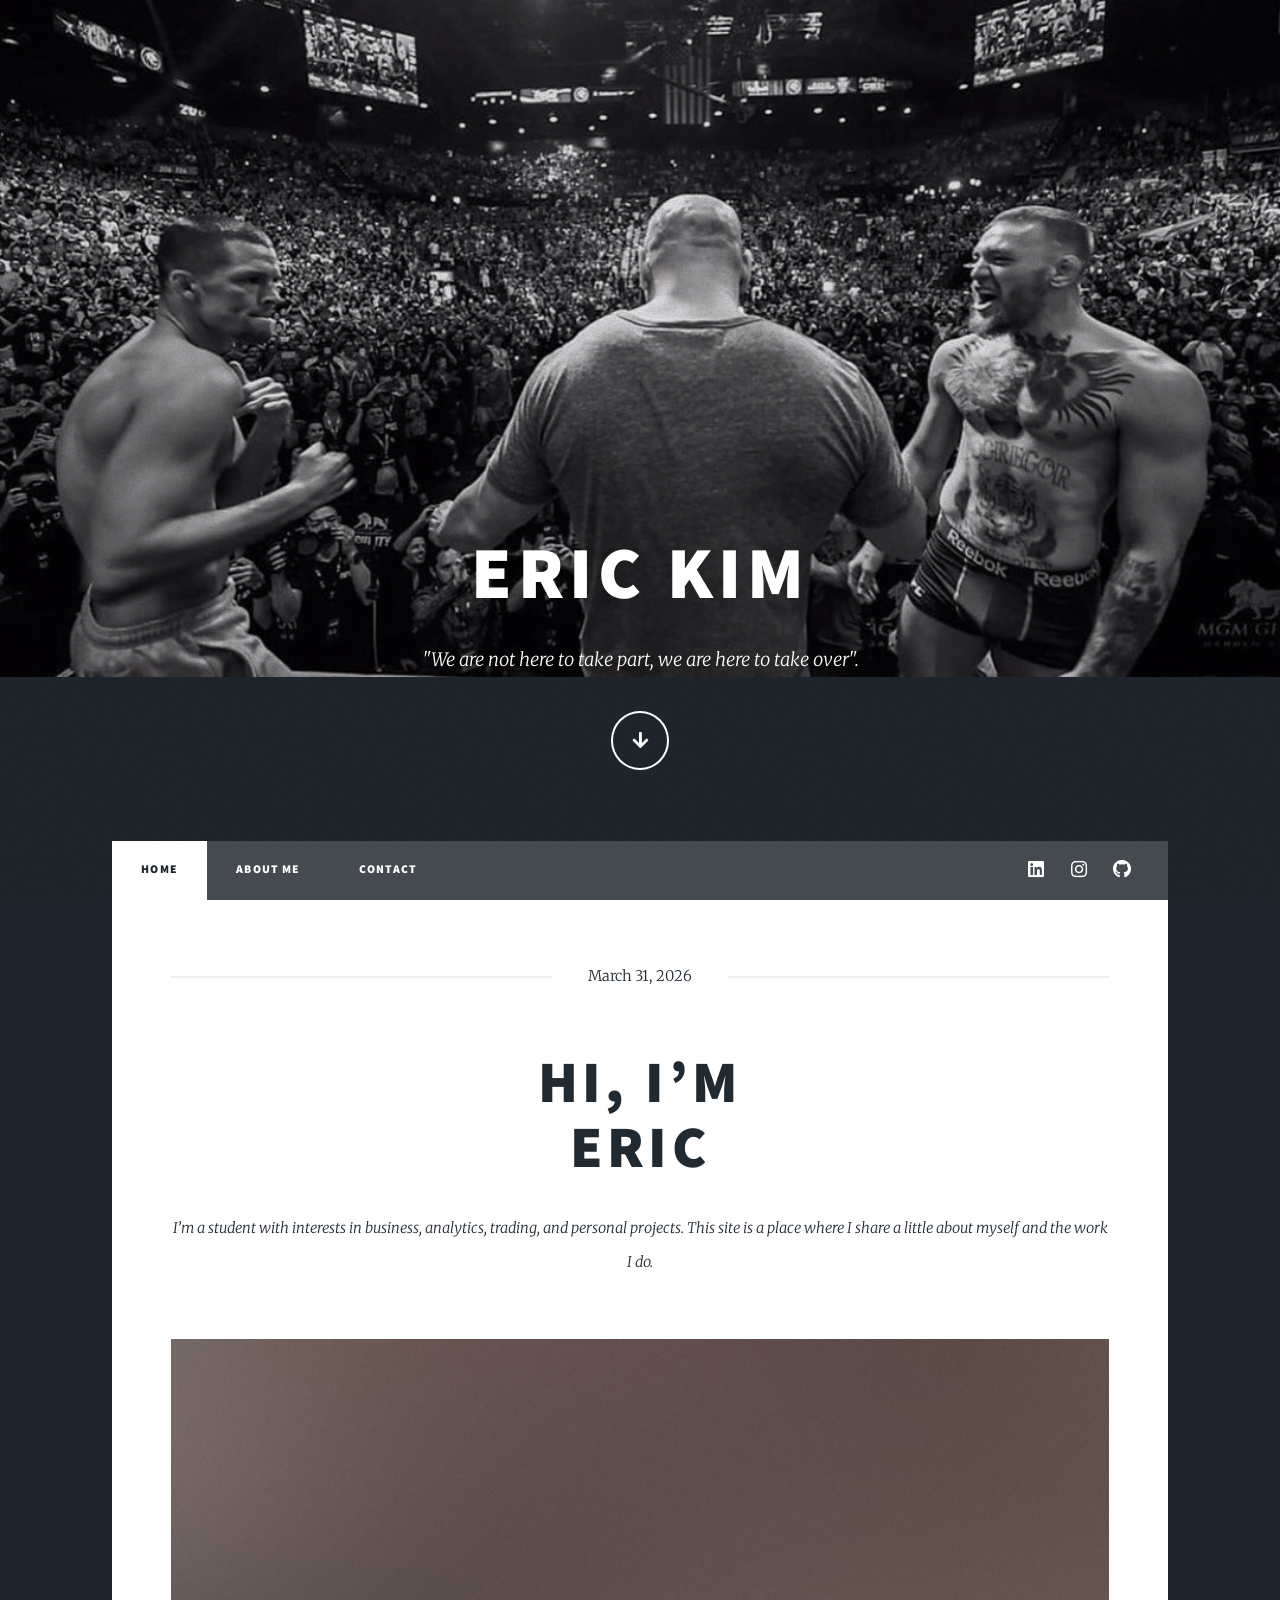
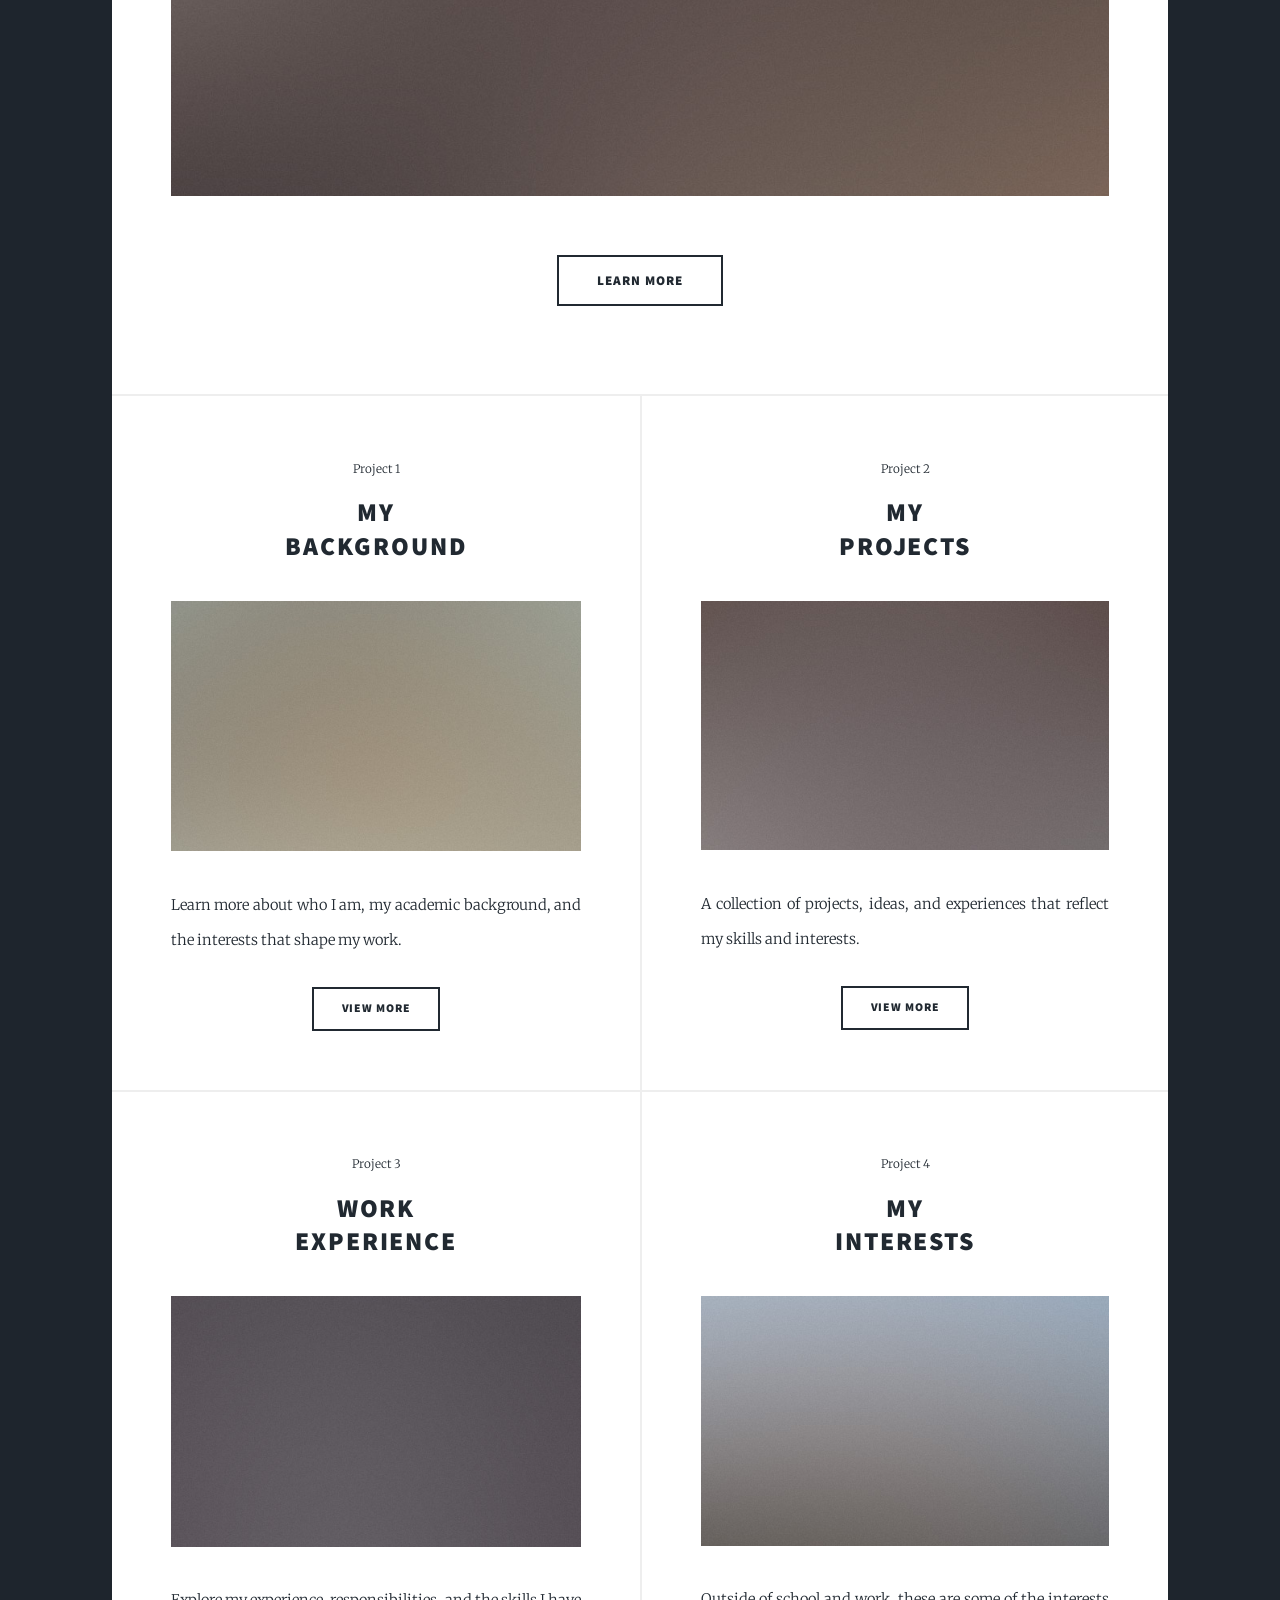
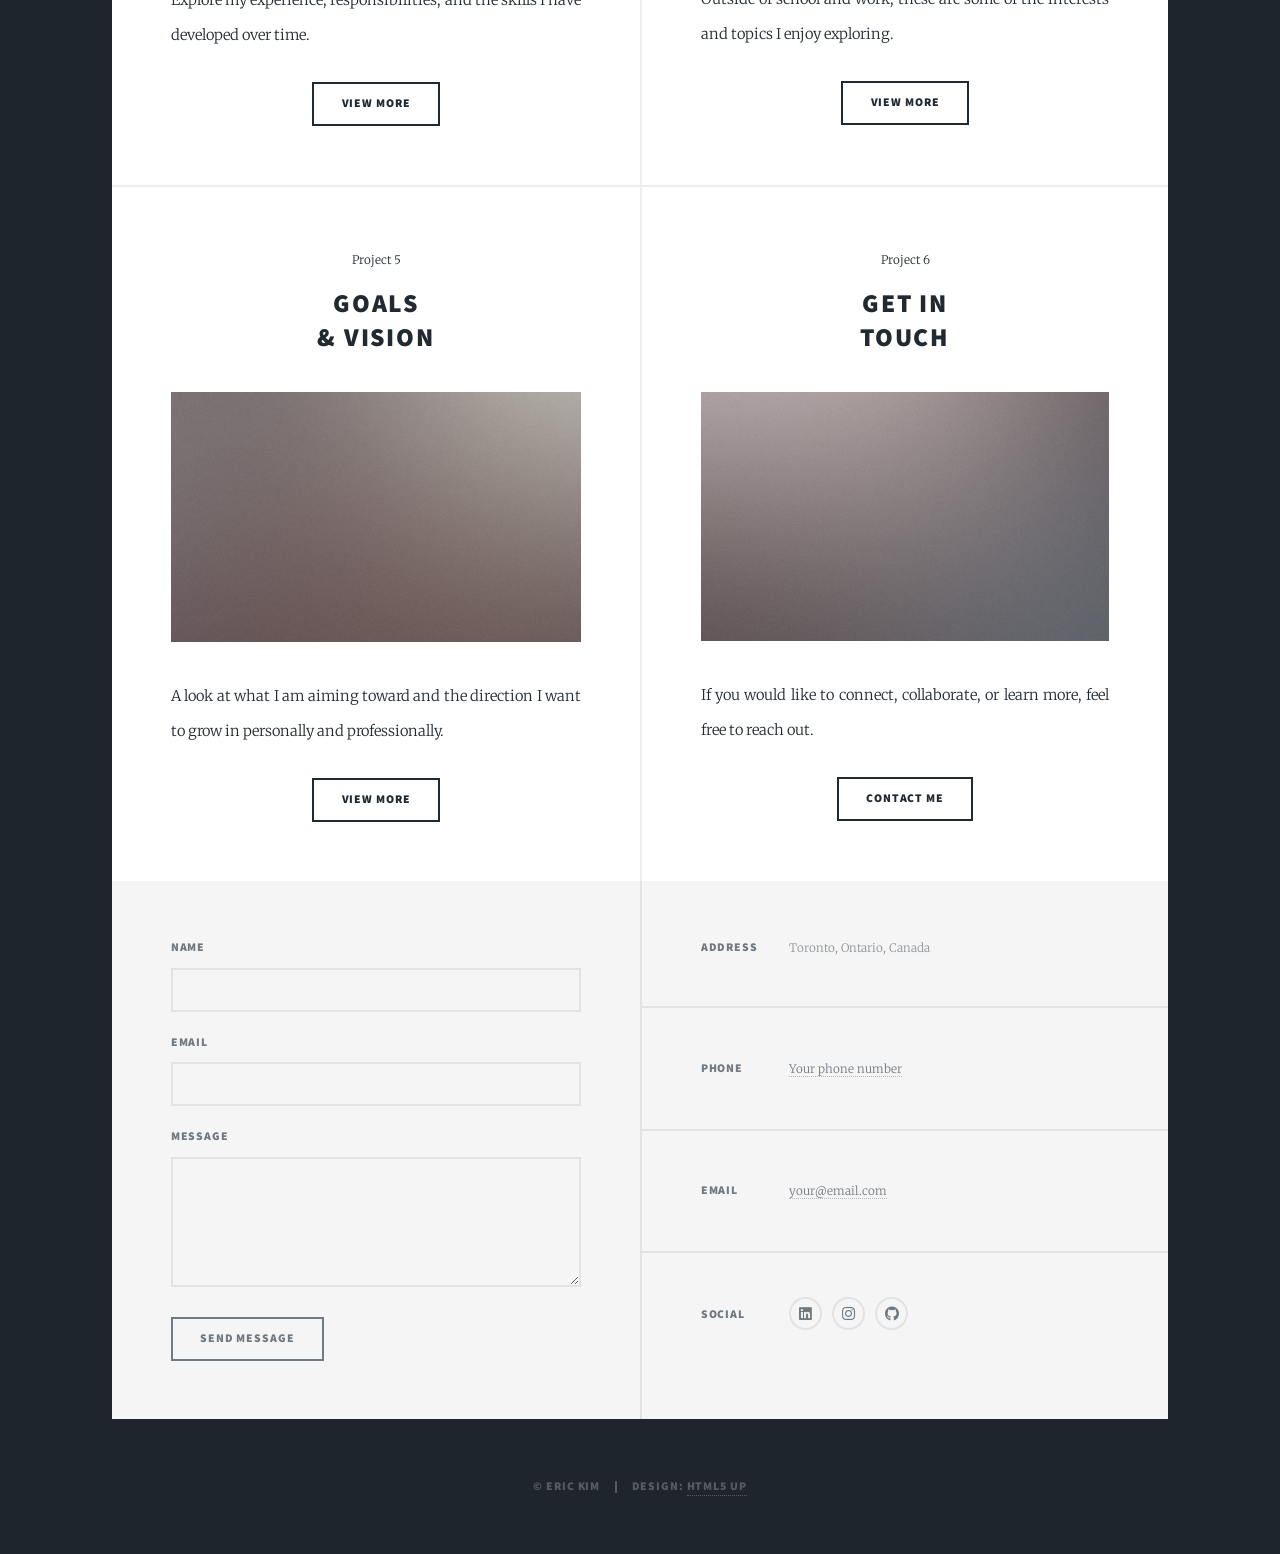
<file: index.html>
<!DOCTYPE HTML>
<html>
	<head>
		<title>Eric Kim</title>
		<meta charset="utf-8" />
		<meta name="viewport" content="width=device-width, initial-scale=1, user-scalable=no" />
		<link rel="stylesheet" href="assets/css/main.css" />
		<noscript><link rel="stylesheet" href="assets/css/noscript.css" /></noscript>
	</head>
	<body class="is-preload">

		<!-- Wrapper -->
			<div id="wrapper" class="fade-in">

				<!-- Intro -->
					<div id="intro">
						<h1>Eric Kim</h1>
						<p>"We are not here to take part, we are here to take over".</p>
						<ul class="actions">
							<li><a href="#header" class="button icon solid solo fa-arrow-down scrolly">Enter</a></li>
						</ul>
					</div>

				<!-- Header -->
					<header id="header">
						<a href="index.html" class="logo">Eric Kim</a>
					</header>

				<!-- Nav -->
					<nav id="nav">
						<ul class="links">
							<li class="active"><a href="index.html">Home</a></li>
							<li><a href="generic.html">About Me</a></li>
							<li><a href="elements.html">Contact</a></li>
						</ul>
						<ul class="icons">
							<li><a href="#" class="icon brands fa-linkedin"><span class="label">LinkedIn</span></a></li>
							<li><a href="#" class="icon brands fa-instagram"><span class="label">Instagram</span></a></li>
							<li><a href="#" class="icon brands fa-github"><span class="label">GitHub</span></a></li>
						</ul>
					</nav>

				<!-- Main -->
					<div id="main">

						<!-- Featured Post -->
							<article class="post featured">
								<header class="major">
									<span class="date">March 31, 2026</span>
									<h2><a href="#">Hi, I’m<br />
									Eric</a></h2>
									<p>I’m a student with interests in business, analytics, trading, and personal projects. This site is a place where I share a little about myself and the work I do.</p>
								</header>
								<a href="#" class="image main"><img src="images/pic01.jpg" alt="Website banner image" /></a>
								<ul class="actions special">
									<li><a href="generic.html" class="button large">Learn More</a></li>
								</ul>
							</article>

						<!-- Posts -->
							<section class="posts">
								<article>
									<header>
										<span class="date">Project 1</span>
										<h2><a href="#">My<br />
										Background</a></h2>
									</header>
									<a href="#" class="image fit"><img src="images/pic02.jpg" alt="Background section image" /></a>
									<p>Learn more about who I am, my academic background, and the interests that shape my work.</p>
									<ul class="actions special">
										<li><a href="generic.html" class="button">View More</a></li>
									</ul>
								</article>

								<article>
									<header>
										<span class="date">Project 2</span>
										<h2><a href="#">My<br />
										Projects</a></h2>
									</header>
									<a href="#" class="image fit"><img src="images/pic03.jpg" alt="Projects section image" /></a>
									<p>A collection of projects, ideas, and experiences that reflect my skills and interests.</p>
									<ul class="actions special">
										<li><a href="#" class="button">View More</a></li>
									</ul>
								</article>

								<article>
									<header>
										<span class="date">Project 3</span>
										<h2><a href="#">Work<br />
										Experience</a></h2>
									</header>
									<a href="#" class="image fit"><img src="images/pic04.jpg" alt="Work experience image" /></a>
									<p>Explore my experience, responsibilities, and the skills I have developed over time.</p>
									<ul class="actions special">
										<li><a href="#" class="button">View More</a></li>
									</ul>
								</article>

								<article>
									<header>
										<span class="date">Project 4</span>
										<h2><a href="#">My<br />
										Interests</a></h2>
									</header>
									<a href="#" class="image fit"><img src="images/pic05.jpg" alt="Interests image" /></a>
									<p>Outside of school and work, these are some of the interests and topics I enjoy exploring.</p>
									<ul class="actions special">
										<li><a href="#" class="button">View More</a></li>
									</ul>
								</article>

								<article>
									<header>
										<span class="date">Project 5</span>
										<h2><a href="#">Goals<br />
										&amp; Vision</a></h2>
									</header>
									<a href="#" class="image fit"><img src="images/pic06.jpg" alt="Goals image" /></a>
									<p>A look at what I am aiming toward and the direction I want to grow in personally and professionally.</p>
									<ul class="actions special">
										<li><a href="#" class="button">View More</a></li>
									</ul>
								</article>

								<article>
									<header>
										<span class="date">Project 6</span>
										<h2><a href="#">Get In<br />
										Touch</a></h2>
									</header>
									<a href="#" class="image fit"><img src="images/pic07.jpg" alt="Contact image" /></a>
									<p>If you would like to connect, collaborate, or learn more, feel free to reach out.</p>
									<ul class="actions special">
										<li><a href="elements.html" class="button">Contact Me</a></li>
									</ul>
								</article>
							</section>

					</div>

				<!-- Footer -->
					<footer id="footer">
						<section>
							<form method="post" action="#">
								<div class="fields">
									<div class="field">
										<label for="name">Name</label>
										<input type="text" name="name" id="name" />
									</div>
									<div class="field">
										<label for="email">Email</label>
										<input type="text" name="email" id="email" />
									</div>
									<div class="field">
										<label for="message">Message</label>
										<textarea name="message" id="message" rows="3"></textarea>
									</div>
								</div>
								<ul class="actions">
									<li><input type="submit" value="Send Message" /></li>
								</ul>
							</form>
						</section>

						<section class="split contact">
							<section class="alt">
								<h3>Address</h3>
								<p>Toronto, Ontario, Canada</p>
							</section>
							<section>
								<h3>Phone</h3>
								<p><a href="#">Your phone number</a></p>
							</section>
							<section>
								<h3>Email</h3>
								<p><a href="#">your@email.com</a></p>
							</section>
							<section>
								<h3>Social</h3>
								<ul class="icons alt">
									<li><a href="#" class="icon brands alt fa-linkedin"><span class="label">LinkedIn</span></a></li>
									<li><a href="#" class="icon brands alt fa-instagram"><span class="label">Instagram</span></a></li>
									<li><a href="#" class="icon brands alt fa-github"><span class="label">GitHub</span></a></li>
								</ul>
							</section>
						</section>
					</footer>

				<!-- Copyright -->
					<div id="copyright">
						<ul><li>&copy; Eric Kim</li><li>Design: <a href="https://html5up.net">HTML5 UP</a></li></ul>
					</div>

			</div>

		<!-- Scripts -->
			<script src="assets/js/jquery.min.js"></script>
			<script src="assets/js/jquery.scrollex.min.js"></script>
			<script src="assets/js/jquery.scrolly.min.js"></script>
			<script src="assets/js/browser.min.js"></script>
			<script src="assets/js/breakpoints.min.js"></script>
			<script src="assets/js/util.js"></script>
			<script src="assets/js/main.js"></script>

	</body>
</html>
</file>
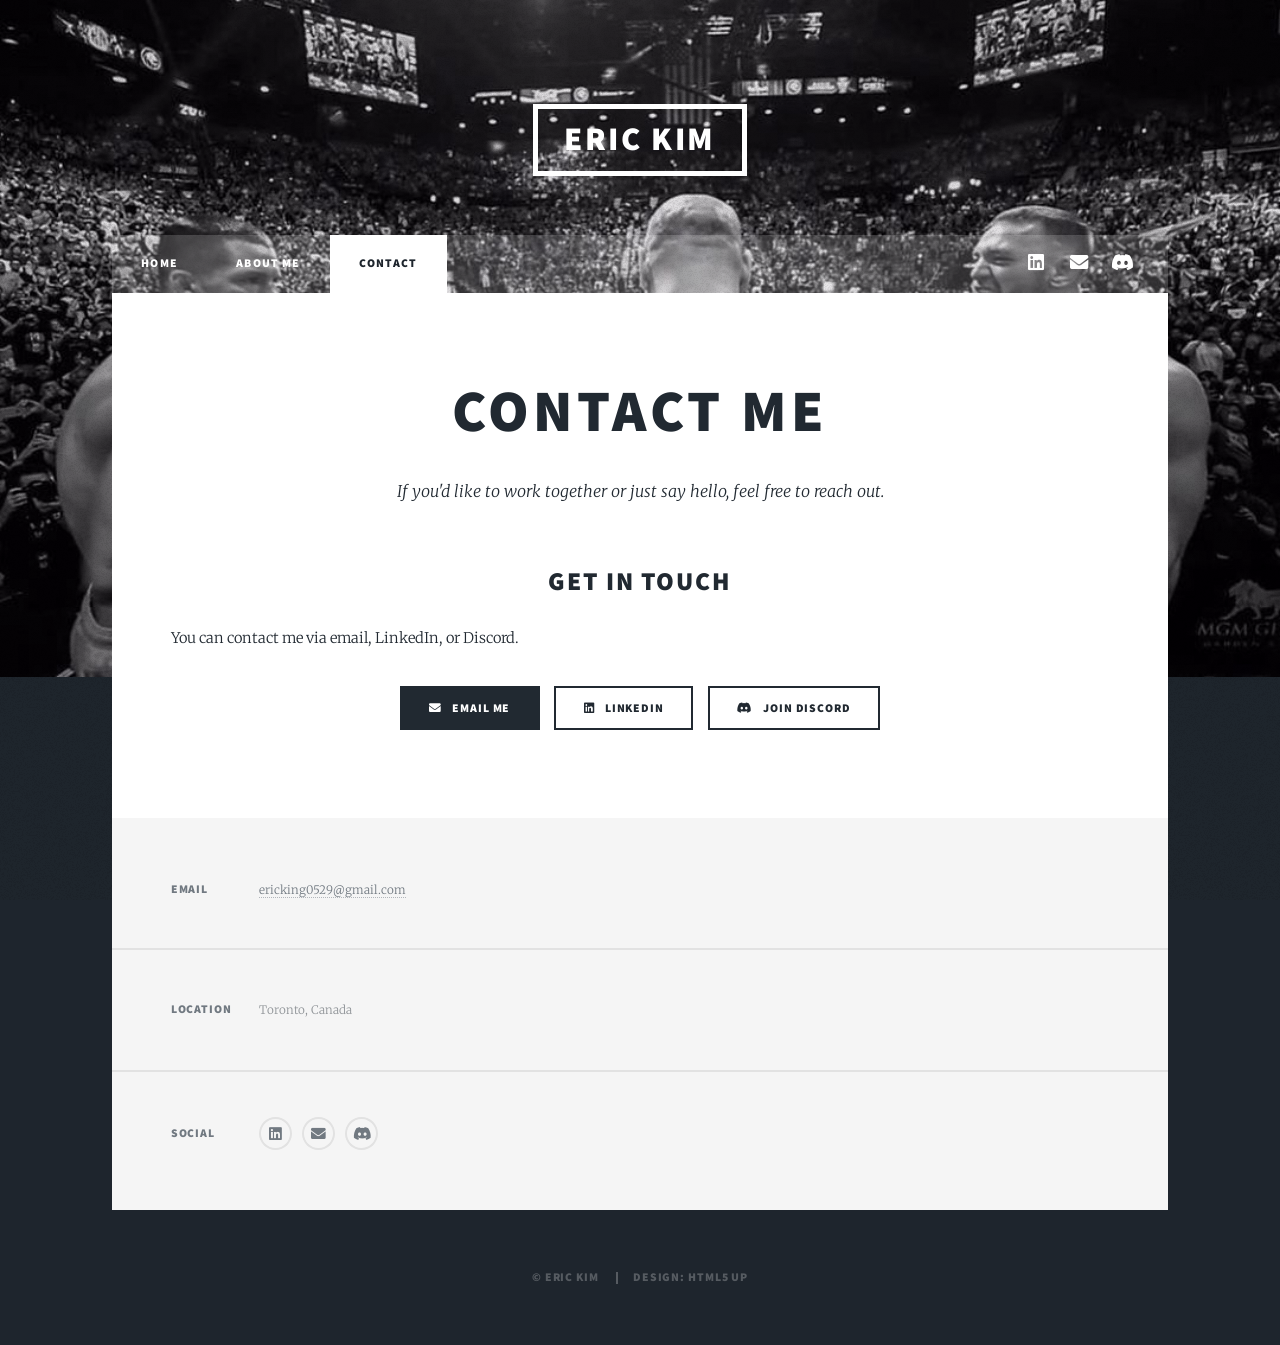
<file: elements.html>
<!DOCTYPE HTML>
<html>
<head>
    <title>Eric Kim | Contact</title>
    <meta charset="utf-8" />
    <meta name="viewport" content="width=device-width, initial-scale=1, user-scalable=no" />
    <link rel="stylesheet" href="assets/css/main.css" />
    <noscript><link rel="stylesheet" href="assets/css/noscript.css" /></noscript>
</head>
<body class="is-preload">

<div id="wrapper">

    <!-- Header -->
    <header id="header">
        <a href="index.html" class="logo">Eric Kim</a>
    </header>

    <!-- Nav -->
    <nav id="nav">
        <ul class="links">
            <li><a href="index.html">Home</a></li>
            <li><a href="generic.html">About Me</a></li>
            <li class="active"><a href="elements.html">Contact</a></li>
        </ul>
        <ul class="icons">
            <li>
                <a href="https://www.linkedin.com/in/eric-kim-277026329/" class="icon brands fa-linkedin">
                    <span class="label">LinkedIn</span>
                </a>
            </li>
            <li>
                <a href="mailto:ericking0529@gmail.com" class="icon solid fa-envelope">
                    <span class="label">Email</span>
                </a>
            </li>
            <li>
                <a href="https://discord.gg/bZRYqEgdkT" class="icon brands fa-discord" target="_blank">
                    <span class="label">Discord</span>
                </a>
            </li>
        </ul>
    </nav>

    <!-- Main -->
    <div id="main">
        <section class="post">
            <header class="major">
                <h1>Contact Me</h1>
                <p>If you'd like to work together or just say hello, feel free to reach out.</p>
            </header>

            <!-- Contact CTA -->
            <section style="text-align: center;">
                <h2>Get In Touch</h2>
                <p>You can contact me via email, LinkedIn, or Discord.</p>

                <ul class="actions" style="justify-content: center;">
                    <li>
                        <a href="mailto:ericking0529@gmail.com" class="button primary icon solid fa-envelope">
                            Email Me
                        </a>
                    </li>
                    <li>
                        <a href="https://www.linkedin.com/in/eric-kim-277026329/" class="button icon brands fa-linkedin">
                            LinkedIn
                        </a>
                    </li>
                    <li>
                        <a href="https://discord.gg/bZRYqEgdkT" target="_blank" class="button icon brands fa-discord">
                            Join Discord
                        </a>
                    </li>
                </ul>

            </section>

        </section>
    </div>

    <!-- Footer -->
    <footer id="footer">
        <section class="split contact">
            <section>
                <h3>Email</h3>
                <p><a href="mailto:ericking0529@gmail.com">ericking0529@gmail.com</a></p>
            </section>
            <section>
                <h3>Location</h3>
                <p>Toronto, Canada</p>
            </section>
            <section>
                <h3>Social</h3>
                <ul class="icons alt">
                    <li>
                        <a href="https://www.linkedin.com/in/eric-kim-277026329/" class="icon brands alt fa-linkedin">
                            <span class="label">LinkedIn</span>
                        </a>
                    </li>
                    <li>
                        <a href="mailto:ericking0529@gmail.com" class="icon solid alt fa-envelope">
                            <span class="label">Email</span>
                        </a>
                    </li>
                    <li>
                        <a href="https://discord.gg/bZRYqEgdkT" target="_blank" class="icon brands alt fa-discord">
                            <span class="label">Discord</span>
                        </a>
                    </li>
                </ul>
            </section>
        </section>
    </footer>

    <!-- Copyright -->
    <div id="copyright">
        <ul>
            <li>&copy; Eric Kim</li>
            <li>Design: HTML5 UP</li>
        </ul>
    </div>

</div>

<!-- Scripts -->
<script src="assets/js/jquery.min.js"></script>
<script src="assets/js/jquery.scrollex.min.js"></script>
<script src="assets/js/jquery.scrolly.min.js"></script>
<script src="assets/js/browser.min.js"></script>
<script src="assets/js/breakpoints.min.js"></script>
<script src="assets/js/util.js"></script>
<script src="assets/js/main.js"></script>

</body>
</html>
</file>
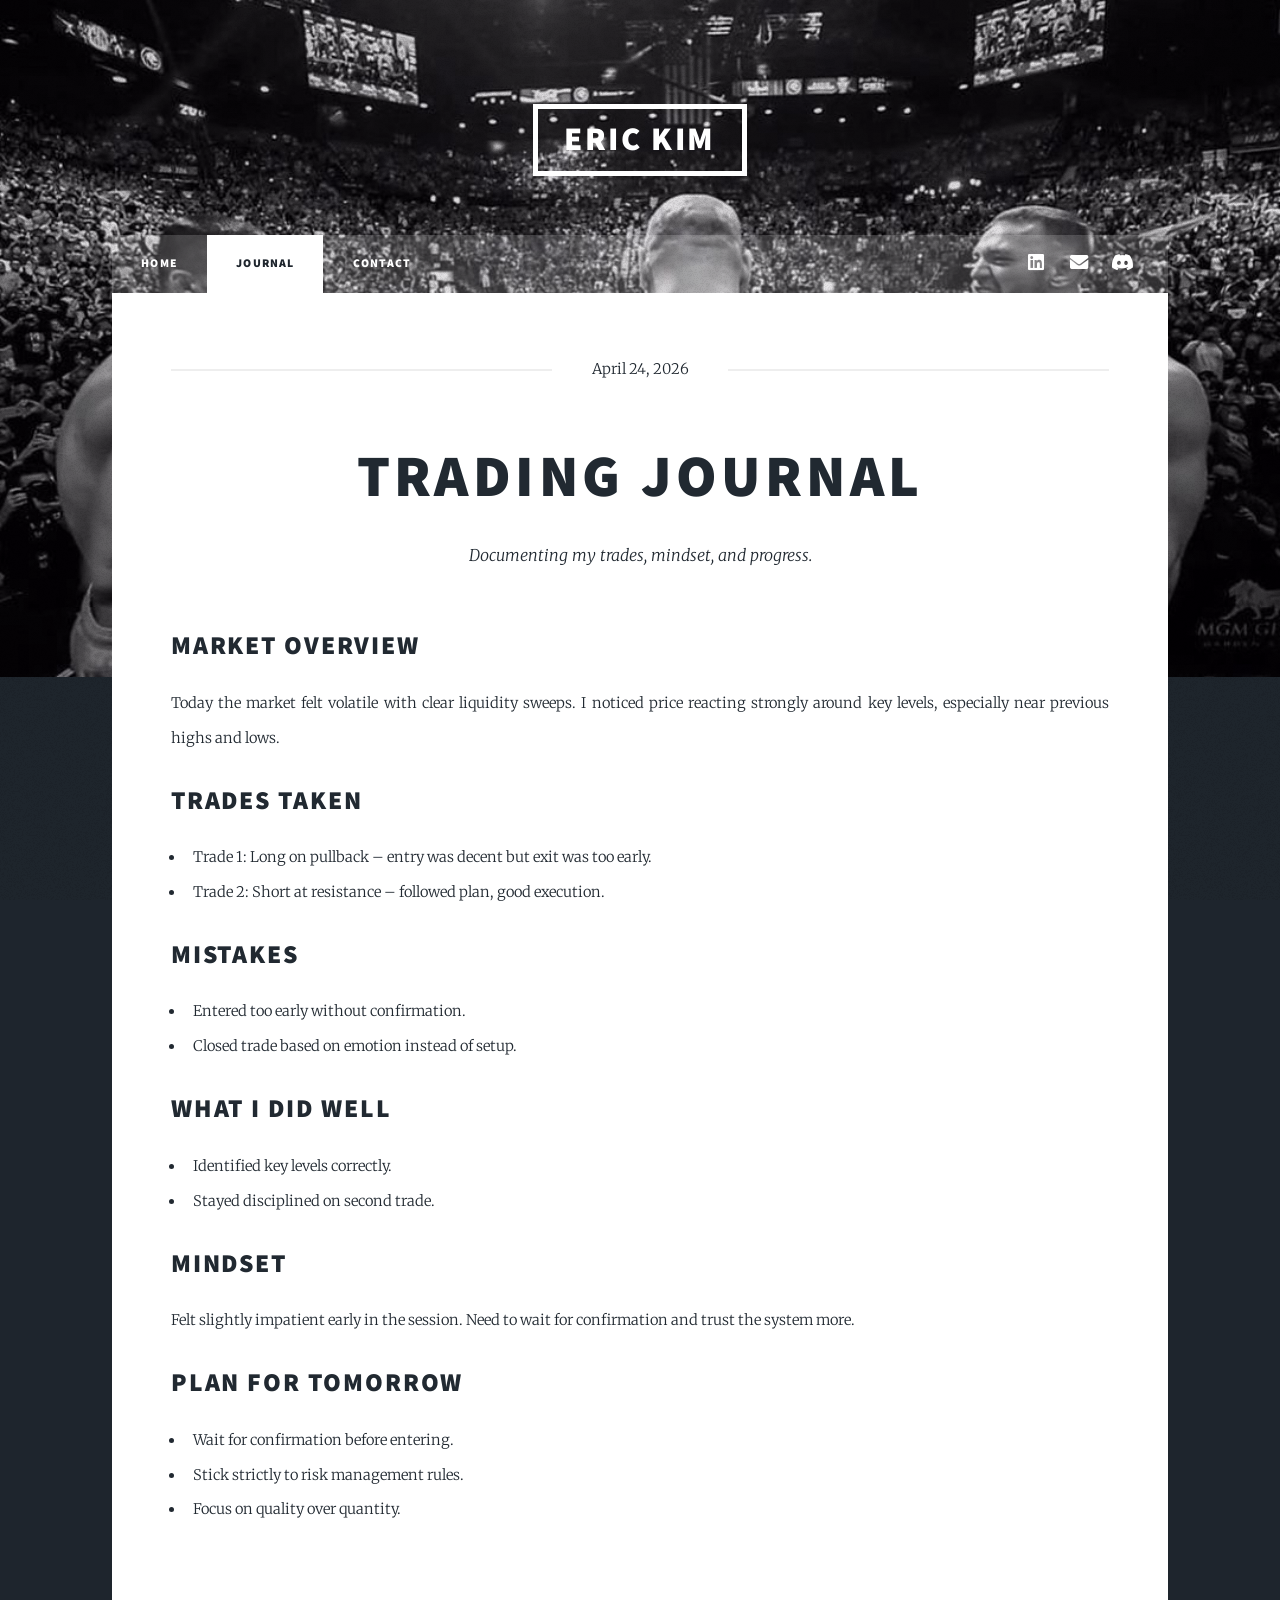
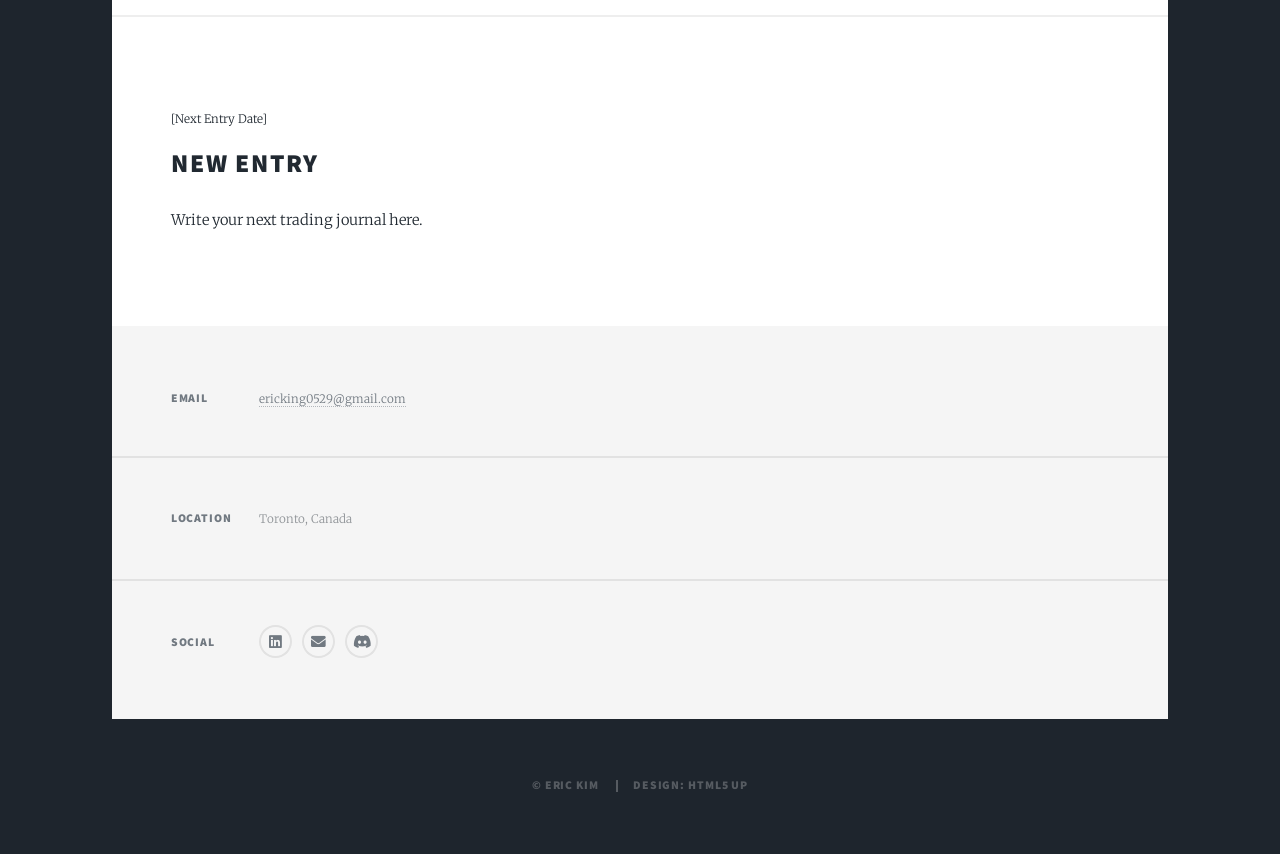
<file: generic.html>
<!DOCTYPE HTML>
<html>
<head>
    <title>Eric Kim | Trading Journal</title>
    <meta charset="utf-8" />
    <meta name="viewport" content="width=device-width, initial-scale=1, user-scalable=no" />
    <link rel="stylesheet" href="assets/css/main.css" />
    <noscript><link rel="stylesheet" href="assets/css/noscript.css" /></noscript>
</head>
<body class="is-preload">

<div id="wrapper">

    <!-- Header -->
    <header id="header">
        <a href="index.html" class="logo">Eric Kim</a>
    </header>

    <!-- Nav -->
    <nav id="nav">
        <ul class="links">
            <li><a href="index.html">Home</a></li>
            <li class="active"><a href="generic.html">Journal</a></li>
            <li><a href="elements.html">Contact</a></li>
        </ul>
        <ul class="icons">
            <li>
                <a href="https://www.linkedin.com/in/eric-kim-277026329/" class="icon brands fa-linkedin"></a>
            </li>
            <li>
                <a href="mailto:ericking0529@gmail.com" class="icon solid fa-envelope"></a>
            </li>
            <li>
                <a href="https://discord.gg/bZRYqEgdkT" class="icon brands fa-discord" target="_blank"></a>
            </li>
        </ul>
    </nav>

    <!-- Main -->
    <div id="main">

        <!-- Journal Entry 1 -->
        <section class="post">
            <header class="major">
                <span class="date">April 24, 2026</span>
                <h1>Trading Journal</h1>
                <p>Documenting my trades, mindset, and progress.</p>
            </header>

            <h2>Market Overview</h2>
            <p>
                Today the market felt volatile with clear liquidity sweeps. I noticed price reacting strongly around key levels,
                especially near previous highs and lows.
            </p>

            <h2>Trades Taken</h2>
            <ul>
                <li>Trade 1: Long on pullback – entry was decent but exit was too early.</li>
                <li>Trade 2: Short at resistance – followed plan, good execution.</li>
            </ul>

            <h2>Mistakes</h2>
            <ul>
                <li>Entered too early without confirmation.</li>
                <li>Closed trade based on emotion instead of setup.</li>
            </ul>

            <h2>What I Did Well</h2>
            <ul>
                <li>Identified key levels correctly.</li>
                <li>Stayed disciplined on second trade.</li>
            </ul>

            <h2>Mindset</h2>
            <p>
                Felt slightly impatient early in the session. Need to wait for confirmation and trust the system more.
            </p>

            <h2>Plan for Tomorrow</h2>
            <ul>
                <li>Wait for confirmation before entering.</li>
                <li>Stick strictly to risk management rules.</li>
                <li>Focus on quality over quantity.</li>
            </ul>
        </section>

        <!-- Journal Entry 2 (Template for future use) -->
        <section class="post">
            <header>
                <span class="date">[Next Entry Date]</span>
                <h2>New Entry</h2>
            </header>

            <p>Write your next trading journal here.</p>
        </section>

    </div>

    <!-- Footer -->
    <footer id="footer">
        <section class="split contact">
            <section>
                <h3>Email</h3>
                <p><a href="mailto:ericking0529@gmail.com">ericking0529@gmail.com</a></p>
            </section>
            <section>
                <h3>Location</h3>
                <p>Toronto, Canada</p>
            </section>
            <section>
                <h3>Social</h3>
                <ul class="icons alt">
                    <li>
                        <a href="https://www.linkedin.com/in/eric-kim-277026329/" class="icon brands alt fa-linkedin"></a>
                    </li>
                    <li>
                        <a href="mailto:ericking0529@gmail.com" class="icon solid alt fa-envelope"></a>
                    </li>
                    <li>
                        <a href="https://discord.gg/bZRYqEgdkT" class="icon brands alt fa-discord" target="_blank"></a>
                    </li>
                </ul>
            </section>
        </section>
    </footer>

    <!-- Copyright -->
    <div id="copyright">
        <ul>
            <li>&copy; Eric Kim</li>
            <li>Design: HTML5 UP</li>
        </ul>
    </div>

</div>

<!-- Scripts -->
<script src="assets/js/jquery.min.js"></script>
<script src="assets/js/jquery.scrollex.min.js"></script>
<script src="assets/js/jquery.scrolly.min.js"></script>
<script src="assets/js/browser.min.js"></script>
<script src="assets/js/breakpoints.min.js"></script>
<script src="assets/js/util.js"></script>
<script src="assets/js/main.js"></script>

</body>
</html>
</file>
<file: assets/css/main.css>
@import url(fontawesome-all.min.css);
@import url("https://fonts.googleapis.com/css?family=Merriweather:300,700,300italic,700italic|Source+Sans+Pro:900");

/*
	Massively by HTML5 UP
	html5up.net | @ajlkn
	Free for personal and commercial use under the CCA 3.0 license (html5up.net/license)
*/

html, body, div, span, applet, object,
iframe, h1, h2, h3, h4, h5, h6, p, blockquote,
pre, a, abbr, acronym, address, big, cite,
code, del, dfn, em, img, ins, kbd, q, s, samp,
small, strike, strong, sub, sup, tt, var, b,
u, i, center, dl, dt, dd, ol, ul, li, fieldset,
form, label, legend, table, caption, tbody,
tfoot, thead, tr, th, td, article, aside,
canvas, details, embed, figure, figcaption,
footer, header, hgroup, menu, nav, output, ruby,
section, summary, time, mark, audio, video {
	margin: 0;
	padding: 0;
	border: 0;
	font-size: 100%;
	font: inherit;
	vertical-align: baseline;}

article, aside, details, figcaption, figure,
footer, header, hgroup, menu, nav, section {
	display: block;}

body {
	line-height: 1;
}

ol, ul {
	list-style: none;
}

blockquote, q {
	quotes: none;
}

	blockquote:before, blockquote:after, q:before, q:after {
		content: '';
		content: none;
	}

table {
	border-collapse: collapse;
	border-spacing: 0;
}

body {
	-webkit-text-size-adjust: none;
}

mark {
	background-color: transparent;
	color: inherit;
}

input::-moz-focus-inner {
	border: 0;
	padding: 0;
}

input, select, textarea {
	-moz-appearance: none;
	-webkit-appearance: none;
	-ms-appearance: none;
	appearance: none;
}

/* Basic */

	@-ms-viewport {
		width: device-width;
	}

	body {
		-ms-overflow-style: scrollbar;
	}

	@media screen and (max-width: 480px) {

		html, body {
			min-width: 320px;
		}

	}

	html {
		box-sizing: border-box;
	}

	*, *:before, *:after {
		box-sizing: inherit;
	}

	body {
		background-color: #1e252d;
	}

		body.is-preload *, body.is-preload *:before, body.is-preload *:after {
			-moz-animation: none !important;
			-webkit-animation: none !important;
			-ms-animation: none !important;
			animation: none !important;
			-moz-transition: none !important;
			-webkit-transition: none !important;
			-ms-transition: none !important;
			transition: none !important;
		}

/* Type */

	html {
		font-size: 16pt;
	}

		@media screen and (max-width: 1680px) {

			html {
				font-size: 12pt;
			}

		}

		@media screen and (max-width: 1280px) {

			html {
				font-size: 11pt;
			}

		}

		@media screen and (max-width: 360px) {

			html {
				font-size: 10pt;
			}

		}

	body {
		color: #212931;
	}

	body, input, select, textarea {
		font-family: "Merriweather", Georgia, serif;
		font-weight: 300;
		font-size: 1rem;
		line-height: 2.375;
	}

	a {
		-moz-transition: color 0.2s ease-in-out, background-color 0.2s ease-in-out, border-color 0.2s ease-in-out, box-shadow 0.2s ease-in-out;
		-webkit-transition: color 0.2s ease-in-out, background-color 0.2s ease-in-out, border-color 0.2s ease-in-out, box-shadow 0.2s ease-in-out;
		-ms-transition: color 0.2s ease-in-out, background-color 0.2s ease-in-out, border-color 0.2s ease-in-out, box-shadow 0.2s ease-in-out;
		transition: color 0.2s ease-in-out, background-color 0.2s ease-in-out, border-color 0.2s ease-in-out, box-shadow 0.2s ease-in-out;
		border-bottom: dotted 1px;
		text-decoration: none;
	}

		a:hover {
			border-bottom-color: transparent;
		}

	strong, b {
		font-weight: 600;
	}

	em, i {
		font-style: italic;
	}

	p {
		text-align: justify;
		margin: 0 0 2rem 0;
	}

	h1, h2, h3, h4, h5, h6 {
		font-family: "Source Sans Pro", Helvetica, sans-serif;
		font-weight: 900;
		line-height: 1.5;
		letter-spacing: 0.075em;
		text-transform: uppercase;
		margin: 0 0 1rem 0;
	}

		h1 a, h2 a, h3 a, h4 a, h5 a, h6 a {
			border-bottom: 0;
			color: inherit;
			text-decoration: none;
		}

	h1 {
		font-size: 4rem;
		line-height: 1.1;
		margin: 0 0 2rem 0;
	}

	h2 {
		font-size: 1.75rem;
		line-height: 1.3;
		margin: 0 0 1.5rem 0;
	}

	h3 {
		font-size: 1.25rem;
		margin: 0 0 1.5rem 0;
	}

	h4 {
		font-size: 1rem;
	}

	h5 {
		font-size: 0.9rem;
	}

	h6 {
		font-size: 0.8rem;
	}

	sub {
		font-size: 0.8rem;
		position: relative;
		top: 0.5rem;
	}

	sup {
		font-size: 0.8rem;
		position: relative;
		top: -0.5rem;
	}

	blockquote {
		border-left: solid 4px;
		font-style: italic;
		margin: 0 0 2rem 0;
		padding: 0.5rem 0 0.5rem 2rem;
	}

	code {
		border: solid 2px;
		font-family: "Courier New", monospace;
		font-size: 0.9rem;
		margin: 0 0.25rem;
		padding: 0.25rem 0.65rem;
	}

	pre {
		-webkit-overflow-scrolling: touch;
		font-family: "Courier New", monospace;
		font-size: 0.9rem;
		margin: 0 0 2rem 0;
	}

		pre code {
			display: block;
			line-height: 1.75;
			padding: 1rem 1.5rem;
			overflow-x: auto;
		}

	hr {
		border: 0;
		border-bottom: solid 2px;
		margin: 3rem 0;
	}

		hr.major {
			margin: 5rem 0;
		}

	.align-left {
		text-align: left;
	}

	.align-center {
		text-align: center;
	}

	.align-right {
		text-align: right;
	}

	input, select, textarea {
		color: #212931;
	}

	a {
		color: #212931;
		border-bottom-color: rgba(33, 41, 49, 0.5);
	}

		a:hover {
			border-bottom-color: transparent;
			color: #18bfef !important;
		}

	strong, b {
		color: #212931;
	}

	h1, h2, h3, h4, h5, h6 {
		color: #212931;
	}

	blockquote {
		border-left-color: #eeeeee;
	}

	code {
		background: rgba(220, 220, 220, 0.25);
		border-color: #eeeeee;
	}

	hr {
		border-bottom-color: #eeeeee;
	}

/* Row */

	.row {
		display: flex;
		flex-wrap: wrap;
		box-sizing: border-box;
		align-items: stretch;
	}

		.row > * {
			box-sizing: border-box;
		}

		.row.gtr-uniform > * > :last-child {
			margin-bottom: 0;
		}

		.row.aln-left {
			justify-content: flex-start;
		}

		.row.aln-center {
			justify-content: center;
		}

		.row.aln-right {
			justify-content: flex-end;
		}

		.row.aln-top {
			align-items: flex-start;
		}

		.row.aln-middle {
			align-items: center;
		}

		.row.aln-bottom {
			align-items: flex-end;
		}

		.row > .imp {
			order: -1;
		}

		.row > .col-1 {
			width: 8.33333%;
		}

		.row > .off-1 {
			margin-left: 8.33333%;
		}

		.row > .col-2 {
			width: 16.66667%;
		}

		.row > .off-2 {
			margin-left: 16.66667%;
		}

		.row > .col-3 {
			width: 25%;
		}

		.row > .off-3 {
			margin-left: 25%;
		}

		.row > .col-4 {
			width: 33.33333%;
		}

		.row > .off-4 {
			margin-left: 33.33333%;
		}

		.row > .col-5 {
			width: 41.66667%;
		}

		.row > .off-5 {
			margin-left: 41.66667%;
		}

		.row > .col-6 {
			width: 50%;
		}

		.row > .off-6 {
			margin-left: 50%;
		}

		.row > .col-7 {
			width: 58.33333%;
		}

		.row > .off-7 {
			margin-left: 58.33333%;
		}

		.row > .col-8 {
			width: 66.66667%;
		}

		.row > .off-8 {
			margin-left: 66.66667%;
		}

		.row > .col-9 {
			width: 75%;
		}

		.row > .off-9 {
			margin-left: 75%;
		}

		.row > .col-10 {
			width: 83.33333%;
		}

		.row > .off-10 {
			margin-left: 83.33333%;
		}

		.row > .col-11 {
			width: 91.66667%;
		}

		.row > .off-11 {
			margin-left: 91.66667%;
		}

		.row > .col-12 {
			width: 100%;
		}

		.row > .off-12 {
			margin-left: 100%;
		}

		.row.gtr-0 {
			margin-top: 0;
			margin-left: 0rem;
		}

			.row.gtr-0 > * {
				padding: 0 0 0 0rem;
			}

			.row.gtr-0.gtr-uniform {
				margin-top: 0rem;
			}

				.row.gtr-0.gtr-uniform > * {
					padding-top: 0rem;
				}

		.row.gtr-25 {
			margin-top: 0;
			margin-left: -0.375rem;
		}

			.row.gtr-25 > * {
				padding: 0 0 0 0.375rem;
			}

			.row.gtr-25.gtr-uniform {
				margin-top: -0.375rem;
			}

				.row.gtr-25.gtr-uniform > * {
					padding-top: 0.375rem;
				}

		.row.gtr-50 {
			margin-top: 0;
			margin-left: -0.75rem;
		}

			.row.gtr-50 > * {
				padding: 0 0 0 0.75rem;
			}

			.row.gtr-50.gtr-uniform {
				margin-top: -0.75rem;
			}

				.row.gtr-50.gtr-uniform > * {
					padding-top: 0.75rem;
				}

		.row {
			margin-top: 0;
			margin-left: -1.5rem;
		}

			.row > * {
				padding: 0 0 0 1.5rem;
			}

			.row.gtr-uniform {
				margin-top: -1.5rem;
			}

				.row.gtr-uniform > * {
					padding-top: 1.5rem;
				}

		.row.gtr-150 {
			margin-top: 0;
			margin-left: -2.25rem;
		}

			.row.gtr-150 > * {
				padding: 0 0 0 2.25rem;
			}

			.row.gtr-150.gtr-uniform {
				margin-top: -2.25rem;
			}

				.row.gtr-150.gtr-uniform > * {
					padding-top: 2.25rem;
				}

		.row.gtr-200 {
			margin-top: 0;
			margin-left: -3rem;
		}

			.row.gtr-200 > * {
				padding: 0 0 0 3rem;
			}

			.row.gtr-200.gtr-uniform {
				margin-top: -3rem;
			}

				.row.gtr-200.gtr-uniform > * {
					padding-top: 3rem;
				}

		@media screen and (max-width: 1680px) {

			.row {
				display: flex;
				flex-wrap: wrap;
				box-sizing: border-box;
				align-items: stretch;
			}

				.row > * {
					box-sizing: border-box;
				}

				.row.gtr-uniform > * > :last-child {
					margin-bottom: 0;
				}

				.row.aln-left {
					justify-content: flex-start;
				}

				.row.aln-center {
					justify-content: center;
				}

				.row.aln-right {
					justify-content: flex-end;
				}

				.row.aln-top {
					align-items: flex-start;
				}

				.row.aln-middle {
					align-items: center;
				}

				.row.aln-bottom {
					align-items: flex-end;
				}

				.row > .imp-xlarge {
					order: -1;
				}

				.row > .col-1-xlarge {
					width: 8.33333%;
				}

				.row > .off-1-xlarge {
					margin-left: 8.33333%;
				}

				.row > .col-2-xlarge {
					width: 16.66667%;
				}

				.row > .off-2-xlarge {
					margin-left: 16.66667%;
				}

				.row > .col-3-xlarge {
					width: 25%;
				}

				.row > .off-3-xlarge {
					margin-left: 25%;
				}

				.row > .col-4-xlarge {
					width: 33.33333%;
				}

				.row > .off-4-xlarge {
					margin-left: 33.33333%;
				}

				.row > .col-5-xlarge {
					width: 41.66667%;
				}

				.row > .off-5-xlarge {
					margin-left: 41.66667%;
				}

				.row > .col-6-xlarge {
					width: 50%;
				}

				.row > .off-6-xlarge {
					margin-left: 50%;
				}

				.row > .col-7-xlarge {
					width: 58.33333%;
				}

				.row > .off-7-xlarge {
					margin-left: 58.33333%;
				}

				.row > .col-8-xlarge {
					width: 66.66667%;
				}

				.row > .off-8-xlarge {
					margin-left: 66.66667%;
				}

				.row > .col-9-xlarge {
					width: 75%;
				}

				.row > .off-9-xlarge {
					margin-left: 75%;
				}

				.row > .col-10-xlarge {
					width: 83.33333%;
				}

				.row > .off-10-xlarge {
					margin-left: 83.33333%;
				}

				.row > .col-11-xlarge {
					width: 91.66667%;
				}

				.row > .off-11-xlarge {
					margin-left: 91.66667%;
				}

				.row > .col-12-xlarge {
					width: 100%;
				}

				.row > .off-12-xlarge {
					margin-left: 100%;
				}

				.row.gtr-0 {
					margin-top: 0;
					margin-left: 0rem;
				}

					.row.gtr-0 > * {
						padding: 0 0 0 0rem;
					}

					.row.gtr-0.gtr-uniform {
						margin-top: 0rem;
					}

						.row.gtr-0.gtr-uniform > * {
							padding-top: 0rem;
						}

				.row.gtr-25 {
					margin-top: 0;
					margin-left: -0.375rem;
				}

					.row.gtr-25 > * {
						padding: 0 0 0 0.375rem;
					}

					.row.gtr-25.gtr-uniform {
						margin-top: -0.375rem;
					}

						.row.gtr-25.gtr-uniform > * {
							padding-top: 0.375rem;
						}

				.row.gtr-50 {
					margin-top: 0;
					margin-left: -0.75rem;
				}

					.row.gtr-50 > * {
						padding: 0 0 0 0.75rem;
					}

					.row.gtr-50.gtr-uniform {
						margin-top: -0.75rem;
					}

						.row.gtr-50.gtr-uniform > * {
							padding-top: 0.75rem;
						}

				.row {
					margin-top: 0;
					margin-left: -1.5rem;
				}

					.row > * {
						padding: 0 0 0 1.5rem;
					}

					.row.gtr-uniform {
						margin-top: -1.5rem;
					}

						.row.gtr-uniform > * {
							padding-top: 1.5rem;
						}

				.row.gtr-150 {
					margin-top: 0;
					margin-left: -2.25rem;
				}

					.row.gtr-150 > * {
						padding: 0 0 0 2.25rem;
					}

					.row.gtr-150.gtr-uniform {
						margin-top: -2.25rem;
					}

						.row.gtr-150.gtr-uniform > * {
							padding-top: 2.25rem;
						}

				.row.gtr-200 {
					margin-top: 0;
					margin-left: -3rem;
				}

					.row.gtr-200 > * {
						padding: 0 0 0 3rem;
					}

					.row.gtr-200.gtr-uniform {
						margin-top: -3rem;
					}

						.row.gtr-200.gtr-uniform > * {
							padding-top: 3rem;
						}

		}

		@media screen and (max-width: 1280px) {

			.row {
				display: flex;
				flex-wrap: wrap;
				box-sizing: border-box;
				align-items: stretch;
			}

				.row > * {
					box-sizing: border-box;
				}

				.row.gtr-uniform > * > :last-child {
					margin-bottom: 0;
				}

				.row.aln-left {
					justify-content: flex-start;
				}

				.row.aln-center {
					justify-content: center;
				}

				.row.aln-right {
					justify-content: flex-end;
				}

				.row.aln-top {
					align-items: flex-start;
				}

				.row.aln-middle {
					align-items: center;
				}

				.row.aln-bottom {
					align-items: flex-end;
				}

				.row > .imp-large {
					order: -1;
				}

				.row > .col-1-large {
					width: 8.33333%;
				}

				.row > .off-1-large {
					margin-left: 8.33333%;
				}

				.row > .col-2-large {
					width: 16.66667%;
				}

				.row > .off-2-large {
					margin-left: 16.66667%;
				}

				.row > .col-3-large {
					width: 25%;
				}

				.row > .off-3-large {
					margin-left: 25%;
				}

				.row > .col-4-large {
					width: 33.33333%;
				}

				.row > .off-4-large {
					margin-left: 33.33333%;
				}

				.row > .col-5-large {
					width: 41.66667%;
				}

				.row > .off-5-large {
					margin-left: 41.66667%;
				}

				.row > .col-6-large {
					width: 50%;
				}

				.row > .off-6-large {
					margin-left: 50%;
				}

				.row > .col-7-large {
					width: 58.33333%;
				}

				.row > .off-7-large {
					margin-left: 58.33333%;
				}

				.row > .col-8-large {
					width: 66.66667%;
				}

				.row > .off-8-large {
					margin-left: 66.66667%;
				}

				.row > .col-9-large {
					width: 75%;
				}

				.row > .off-9-large {
					margin-left: 75%;
				}

				.row > .col-10-large {
					width: 83.33333%;
				}

				.row > .off-10-large {
					margin-left: 83.33333%;
				}

				.row > .col-11-large {
					width: 91.66667%;
				}

				.row > .off-11-large {
					margin-left: 91.66667%;
				}

				.row > .col-12-large {
					width: 100%;
				}

				.row > .off-12-large {
					margin-left: 100%;
				}

				.row.gtr-0 {
					margin-top: 0;
					margin-left: 0rem;
				}

					.row.gtr-0 > * {
						padding: 0 0 0 0rem;
					}

					.row.gtr-0.gtr-uniform {
						margin-top: 0rem;
					}

						.row.gtr-0.gtr-uniform > * {
							padding-top: 0rem;
						}

				.row.gtr-25 {
					margin-top: 0;
					margin-left: -0.375rem;
				}

					.row.gtr-25 > * {
						padding: 0 0 0 0.375rem;
					}

					.row.gtr-25.gtr-uniform {
						margin-top: -0.375rem;
					}

						.row.gtr-25.gtr-uniform > * {
							padding-top: 0.375rem;
						}

				.row.gtr-50 {
					margin-top: 0;
					margin-left: -0.75rem;
				}

					.row.gtr-50 > * {
						padding: 0 0 0 0.75rem;
					}

					.row.gtr-50.gtr-uniform {
						margin-top: -0.75rem;
					}

						.row.gtr-50.gtr-uniform > * {
							padding-top: 0.75rem;
						}

				.row {
					margin-top: 0;
					margin-left: -1.5rem;
				}

					.row > * {
						padding: 0 0 0 1.5rem;
					}

					.row.gtr-uniform {
						margin-top: -1.5rem;
					}

						.row.gtr-uniform > * {
							padding-top: 1.5rem;
						}

				.row.gtr-150 {
					margin-top: 0;
					margin-left: -2.25rem;
				}

					.row.gtr-150 > * {
						padding: 0 0 0 2.25rem;
					}

					.row.gtr-150.gtr-uniform {
						margin-top: -2.25rem;
					}

						.row.gtr-150.gtr-uniform > * {
							padding-top: 2.25rem;
						}

				.row.gtr-200 {
					margin-top: 0;
					margin-left: -3rem;
				}

					.row.gtr-200 > * {
						padding: 0 0 0 3rem;
					}

					.row.gtr-200.gtr-uniform {
						margin-top: -3rem;
					}

						.row.gtr-200.gtr-uniform > * {
							padding-top: 3rem;
						}

		}

		@media screen and (max-width: 980px) {

			.row {
				display: flex;
				flex-wrap: wrap;
				box-sizing: border-box;
				align-items: stretch;
			}

				.row > * {
					box-sizing: border-box;
				}

				.row.gtr-uniform > * > :last-child {
					margin-bottom: 0;
				}

				.row.aln-left {
					justify-content: flex-start;
				}

				.row.aln-center {
					justify-content: center;
				}

				.row.aln-right {
					justify-content: flex-end;
				}

				.row.aln-top {
					align-items: flex-start;
				}

				.row.aln-middle {
					align-items: center;
				}

				.row.aln-bottom {
					align-items: flex-end;
				}

				.row > .imp-medium {
					order: -1;
				}

				.row > .col-1-medium {
					width: 8.33333%;
				}

				.row > .off-1-medium {
					margin-left: 8.33333%;
				}

				.row > .col-2-medium {
					width: 16.66667%;
				}

				.row > .off-2-medium {
					margin-left: 16.66667%;
				}

				.row > .col-3-medium {
					width: 25%;
				}

				.row > .off-3-medium {
					margin-left: 25%;
				}

				.row > .col-4-medium {
					width: 33.33333%;
				}

				.row > .off-4-medium {
					margin-left: 33.33333%;
				}

				.row > .col-5-medium {
					width: 41.66667%;
				}

				.row > .off-5-medium {
					margin-left: 41.66667%;
				}

				.row > .col-6-medium {
					width: 50%;
				}

				.row > .off-6-medium {
					margin-left: 50%;
				}

				.row > .col-7-medium {
					width: 58.33333%;
				}

				.row > .off-7-medium {
					margin-left: 58.33333%;
				}

				.row > .col-8-medium {
					width: 66.66667%;
				}

				.row > .off-8-medium {
					margin-left: 66.66667%;
				}

				.row > .col-9-medium {
					width: 75%;
				}

				.row > .off-9-medium {
					margin-left: 75%;
				}

				.row > .col-10-medium {
					width: 83.33333%;
				}

				.row > .off-10-medium {
					margin-left: 83.33333%;
				}

				.row > .col-11-medium {
					width: 91.66667%;
				}

				.row > .off-11-medium {
					margin-left: 91.66667%;
				}

				.row > .col-12-medium {
					width: 100%;
				}

				.row > .off-12-medium {
					margin-left: 100%;
				}

				.row.gtr-0 {
					margin-top: 0;
					margin-left: 0rem;
				}

					.row.gtr-0 > * {
						padding: 0 0 0 0rem;
					}

					.row.gtr-0.gtr-uniform {
						margin-top: 0rem;
					}

						.row.gtr-0.gtr-uniform > * {
							padding-top: 0rem;
						}

				.row.gtr-25 {
					margin-top: 0;
					margin-left: -0.375rem;
				}

					.row.gtr-25 > * {
						padding: 0 0 0 0.375rem;
					}

					.row.gtr-25.gtr-uniform {
						margin-top: -0.375rem;
					}

						.row.gtr-25.gtr-uniform > * {
							padding-top: 0.375rem;
						}

				.row.gtr-50 {
					margin-top: 0;
					margin-left: -0.75rem;
				}

					.row.gtr-50 > * {
						padding: 0 0 0 0.75rem;
					}

					.row.gtr-50.gtr-uniform {
						margin-top: -0.75rem;
					}

						.row.gtr-50.gtr-uniform > * {
							padding-top: 0.75rem;
						}

				.row {
					margin-top: 0;
					margin-left: -1.5rem;
				}

					.row > * {
						padding: 0 0 0 1.5rem;
					}

					.row.gtr-uniform {
						margin-top: -1.5rem;
					}

						.row.gtr-uniform > * {
							padding-top: 1.5rem;
						}

				.row.gtr-150 {
					margin-top: 0;
					margin-left: -2.25rem;
				}

					.row.gtr-150 > * {
						padding: 0 0 0 2.25rem;
					}

					.row.gtr-150.gtr-uniform {
						margin-top: -2.25rem;
					}

						.row.gtr-150.gtr-uniform > * {
							padding-top: 2.25rem;
						}

				.row.gtr-200 {
					margin-top: 0;
					margin-left: -3rem;
				}

					.row.gtr-200 > * {
						padding: 0 0 0 3rem;
					}

					.row.gtr-200.gtr-uniform {
						margin-top: -3rem;
					}

						.row.gtr-200.gtr-uniform > * {
							padding-top: 3rem;
						}

		}

		@media screen and (max-width: 736px) {

			.row {
				display: flex;
				flex-wrap: wrap;
				box-sizing: border-box;
				align-items: stretch;
			}

				.row > * {
					box-sizing: border-box;
				}

				.row.gtr-uniform > * > :last-child {
					margin-bottom: 0;
				}

				.row.aln-left {
					justify-content: flex-start;
				}

				.row.aln-center {
					justify-content: center;
				}

				.row.aln-right {
					justify-content: flex-end;
				}

				.row.aln-top {
					align-items: flex-start;
				}

				.row.aln-middle {
					align-items: center;
				}

				.row.aln-bottom {
					align-items: flex-end;
				}

				.row > .imp-small {
					order: -1;
				}

				.row > .col-1-small {
					width: 8.33333%;
				}

				.row > .off-1-small {
					margin-left: 8.33333%;
				}

				.row > .col-2-small {
					width: 16.66667%;
				}

				.row > .off-2-small {
					margin-left: 16.66667%;
				}

				.row > .col-3-small {
					width: 25%;
				}

				.row > .off-3-small {
					margin-left: 25%;
				}

				.row > .col-4-small {
					width: 33.33333%;
				}

				.row > .off-4-small {
					margin-left: 33.33333%;
				}

				.row > .col-5-small {
					width: 41.66667%;
				}

				.row > .off-5-small {
					margin-left: 41.66667%;
				}

				.row > .col-6-small {
					width: 50%;
				}

				.row > .off-6-small {
					margin-left: 50%;
				}

				.row > .col-7-small {
					width: 58.33333%;
				}

				.row > .off-7-small {
					margin-left: 58.33333%;
				}

				.row > .col-8-small {
					width: 66.66667%;
				}

				.row > .off-8-small {
					margin-left: 66.66667%;
				}

				.row > .col-9-small {
					width: 75%;
				}

				.row > .off-9-small {
					margin-left: 75%;
				}

				.row > .col-10-small {
					width: 83.33333%;
				}

				.row > .off-10-small {
					margin-left: 83.33333%;
				}

				.row > .col-11-small {
					width: 91.66667%;
				}

				.row > .off-11-small {
					margin-left: 91.66667%;
				}

				.row > .col-12-small {
					width: 100%;
				}

				.row > .off-12-small {
					margin-left: 100%;
				}

				.row.gtr-0 {
					margin-top: 0;
					margin-left: 0rem;
				}

					.row.gtr-0 > * {
						padding: 0 0 0 0rem;
					}

					.row.gtr-0.gtr-uniform {
						margin-top: 0rem;
					}

						.row.gtr-0.gtr-uniform > * {
							padding-top: 0rem;
						}

				.row.gtr-25 {
					margin-top: 0;
					margin-left: -0.375rem;
				}

					.row.gtr-25 > * {
						padding: 0 0 0 0.375rem;
					}

					.row.gtr-25.gtr-uniform {
						margin-top: -0.375rem;
					}

						.row.gtr-25.gtr-uniform > * {
							padding-top: 0.375rem;
						}

				.row.gtr-50 {
					margin-top: 0;
					margin-left: -0.75rem;
				}

					.row.gtr-50 > * {
						padding: 0 0 0 0.75rem;
					}

					.row.gtr-50.gtr-uniform {
						margin-top: -0.75rem;
					}

						.row.gtr-50.gtr-uniform > * {
							padding-top: 0.75rem;
						}

				.row {
					margin-top: 0;
					margin-left: -1.5rem;
				}

					.row > * {
						padding: 0 0 0 1.5rem;
					}

					.row.gtr-uniform {
						margin-top: -1.5rem;
					}

						.row.gtr-uniform > * {
							padding-top: 1.5rem;
						}

				.row.gtr-150 {
					margin-top: 0;
					margin-left: -2.25rem;
				}

					.row.gtr-150 > * {
						padding: 0 0 0 2.25rem;
					}

					.row.gtr-150.gtr-uniform {
						margin-top: -2.25rem;
					}

						.row.gtr-150.gtr-uniform > * {
							padding-top: 2.25rem;
						}

				.row.gtr-200 {
					margin-top: 0;
					margin-left: -3rem;
				}

					.row.gtr-200 > * {
						padding: 0 0 0 3rem;
					}

					.row.gtr-200.gtr-uniform {
						margin-top: -3rem;
					}

						.row.gtr-200.gtr-uniform > * {
							padding-top: 3rem;
						}

		}

		@media screen and (max-width: 480px) {

			.row {
				display: flex;
				flex-wrap: wrap;
				box-sizing: border-box;
				align-items: stretch;
			}

				.row > * {
					box-sizing: border-box;
				}

				.row.gtr-uniform > * > :last-child {
					margin-bottom: 0;
				}

				.row.aln-left {
					justify-content: flex-start;
				}

				.row.aln-center {
					justify-content: center;
				}

				.row.aln-right {
					justify-content: flex-end;
				}

				.row.aln-top {
					align-items: flex-start;
				}

				.row.aln-middle {
					align-items: center;
				}

				.row.aln-bottom {
					align-items: flex-end;
				}

				.row > .imp-xsmall {
					order: -1;
				}

				.row > .col-1-xsmall {
					width: 8.33333%;
				}

				.row > .off-1-xsmall {
					margin-left: 8.33333%;
				}

				.row > .col-2-xsmall {
					width: 16.66667%;
				}

				.row > .off-2-xsmall {
					margin-left: 16.66667%;
				}

				.row > .col-3-xsmall {
					width: 25%;
				}

				.row > .off-3-xsmall {
					margin-left: 25%;
				}

				.row > .col-4-xsmall {
					width: 33.33333%;
				}

				.row > .off-4-xsmall {
					margin-left: 33.33333%;
				}

				.row > .col-5-xsmall {
					width: 41.66667%;
				}

				.row > .off-5-xsmall {
					margin-left: 41.66667%;
				}

				.row > .col-6-xsmall {
					width: 50%;
				}

				.row > .off-6-xsmall {
					margin-left: 50%;
				}

				.row > .col-7-xsmall {
					width: 58.33333%;
				}

				.row > .off-7-xsmall {
					margin-left: 58.33333%;
				}

				.row > .col-8-xsmall {
					width: 66.66667%;
				}

				.row > .off-8-xsmall {
					margin-left: 66.66667%;
				}

				.row > .col-9-xsmall {
					width: 75%;
				}

				.row > .off-9-xsmall {
					margin-left: 75%;
				}

				.row > .col-10-xsmall {
					width: 83.33333%;
				}

				.row > .off-10-xsmall {
					margin-left: 83.33333%;
				}

				.row > .col-11-xsmall {
					width: 91.66667%;
				}

				.row > .off-11-xsmall {
					margin-left: 91.66667%;
				}

				.row > .col-12-xsmall {
					width: 100%;
				}

				.row > .off-12-xsmall {
					margin-left: 100%;
				}

				.row.gtr-0 {
					margin-top: 0;
					margin-left: 0rem;
				}

					.row.gtr-0 > * {
						padding: 0 0 0 0rem;
					}

					.row.gtr-0.gtr-uniform {
						margin-top: 0rem;
					}

						.row.gtr-0.gtr-uniform > * {
							padding-top: 0rem;
						}

				.row.gtr-25 {
					margin-top: 0;
					margin-left: -0.375rem;
				}

					.row.gtr-25 > * {
						padding: 0 0 0 0.375rem;
					}

					.row.gtr-25.gtr-uniform {
						margin-top: -0.375rem;
					}

						.row.gtr-25.gtr-uniform > * {
							padding-top: 0.375rem;
						}

				.row.gtr-50 {
					margin-top: 0;
					margin-left: -0.75rem;
				}

					.row.gtr-50 > * {
						padding: 0 0 0 0.75rem;
					}

					.row.gtr-50.gtr-uniform {
						margin-top: -0.75rem;
					}

						.row.gtr-50.gtr-uniform > * {
							padding-top: 0.75rem;
						}

				.row {
					margin-top: 0;
					margin-left: -1.5rem;
				}

					.row > * {
						padding: 0 0 0 1.5rem;
					}

					.row.gtr-uniform {
						margin-top: -1.5rem;
					}

						.row.gtr-uniform > * {
							padding-top: 1.5rem;
						}

				.row.gtr-150 {
					margin-top: 0;
					margin-left: -2.25rem;
				}

					.row.gtr-150 > * {
						padding: 0 0 0 2.25rem;
					}

					.row.gtr-150.gtr-uniform {
						margin-top: -2.25rem;
					}

						.row.gtr-150.gtr-uniform > * {
							padding-top: 2.25rem;
						}

				.row.gtr-200 {
					margin-top: 0;
					margin-left: -3rem;
				}

					.row.gtr-200 > * {
						padding: 0 0 0 3rem;
					}

					.row.gtr-200.gtr-uniform {
						margin-top: -3rem;
					}

						.row.gtr-200.gtr-uniform > * {
							padding-top: 3rem;
						}

		}

		@media screen and (max-width: 360px) {

			.row {
				display: flex;
				flex-wrap: wrap;
				box-sizing: border-box;
				align-items: stretch;
			}

				.row > * {
					box-sizing: border-box;
				}

				.row.gtr-uniform > * > :last-child {
					margin-bottom: 0;
				}

				.row.aln-left {
					justify-content: flex-start;
				}

				.row.aln-center {
					justify-content: center;
				}

				.row.aln-right {
					justify-content: flex-end;
				}

				.row.aln-top {
					align-items: flex-start;
				}

				.row.aln-middle {
					align-items: center;
				}

				.row.aln-bottom {
					align-items: flex-end;
				}

				.row > .imp-xxsmall {
					order: -1;
				}

				.row > .col-1-xxsmall {
					width: 8.33333%;
				}

				.row > .off-1-xxsmall {
					margin-left: 8.33333%;
				}

				.row > .col-2-xxsmall {
					width: 16.66667%;
				}

				.row > .off-2-xxsmall {
					margin-left: 16.66667%;
				}

				.row > .col-3-xxsmall {
					width: 25%;
				}

				.row > .off-3-xxsmall {
					margin-left: 25%;
				}

				.row > .col-4-xxsmall {
					width: 33.33333%;
				}

				.row > .off-4-xxsmall {
					margin-left: 33.33333%;
				}

				.row > .col-5-xxsmall {
					width: 41.66667%;
				}

				.row > .off-5-xxsmall {
					margin-left: 41.66667%;
				}

				.row > .col-6-xxsmall {
					width: 50%;
				}

				.row > .off-6-xxsmall {
					margin-left: 50%;
				}

				.row > .col-7-xxsmall {
					width: 58.33333%;
				}

				.row > .off-7-xxsmall {
					margin-left: 58.33333%;
				}

				.row > .col-8-xxsmall {
					width: 66.66667%;
				}

				.row > .off-8-xxsmall {
					margin-left: 66.66667%;
				}

				.row > .col-9-xxsmall {
					width: 75%;
				}

				.row > .off-9-xxsmall {
					margin-left: 75%;
				}

				.row > .col-10-xxsmall {
					width: 83.33333%;
				}

				.row > .off-10-xxsmall {
					margin-left: 83.33333%;
				}

				.row > .col-11-xxsmall {
					width: 91.66667%;
				}

				.row > .off-11-xxsmall {
					margin-left: 91.66667%;
				}

				.row > .col-12-xxsmall {
					width: 100%;
				}

				.row > .off-12-xxsmall {
					margin-left: 100%;
				}

				.row.gtr-0 {
					margin-top: 0;
					margin-left: 0rem;
				}

					.row.gtr-0 > * {
						padding: 0 0 0 0rem;
					}

					.row.gtr-0.gtr-uniform {
						margin-top: 0rem;
					}

						.row.gtr-0.gtr-uniform > * {
							padding-top: 0rem;
						}

				.row.gtr-25 {
					margin-top: 0;
					margin-left: -0.375rem;
				}

					.row.gtr-25 > * {
						padding: 0 0 0 0.375rem;
					}

					.row.gtr-25.gtr-uniform {
						margin-top: -0.375rem;
					}

						.row.gtr-25.gtr-uniform > * {
							padding-top: 0.375rem;
						}

				.row.gtr-50 {
					margin-top: 0;
					margin-left: -0.75rem;
				}

					.row.gtr-50 > * {
						padding: 0 0 0 0.75rem;
					}

					.row.gtr-50.gtr-uniform {
						margin-top: -0.75rem;
					}

						.row.gtr-50.gtr-uniform > * {
							padding-top: 0.75rem;
						}

				.row {
					margin-top: 0;
					margin-left: -1.5rem;
				}

					.row > * {
						padding: 0 0 0 1.5rem;
					}

					.row.gtr-uniform {
						margin-top: -1.5rem;
					}

						.row.gtr-uniform > * {
							padding-top: 1.5rem;
						}

				.row.gtr-150 {
					margin-top: 0;
					margin-left: -2.25rem;
				}

					.row.gtr-150 > * {
						padding: 0 0 0 2.25rem;
					}

					.row.gtr-150.gtr-uniform {
						margin-top: -2.25rem;
					}

						.row.gtr-150.gtr-uniform > * {
							padding-top: 2.25rem;
						}

				.row.gtr-200 {
					margin-top: 0;
					margin-left: -3rem;
				}

					.row.gtr-200 > * {
						padding: 0 0 0 3rem;
					}

					.row.gtr-200.gtr-uniform {
						margin-top: -3rem;
					}

						.row.gtr-200.gtr-uniform > * {
							padding-top: 3rem;
						}

		}

/* Box */

	.box {
		border: solid 2px;
		margin-bottom: 2rem;
		padding: 1.5rem;
	}

		.box > :last-child,
		.box > :last-child > :last-child,
		.box > :last-child > :last-child > :last-child {
			margin-bottom: 0;
		}

		.box.alt {
			border: 0;
			border-radius: 0;
			padding: 0;
		}

	.box {
		border-color: #eeeeee;
	}

/* Button */

	input[type="submit"],
	input[type="reset"],
	input[type="button"],
	button,
	.button {
		-moz-appearance: none;
		-webkit-appearance: none;
		-ms-appearance: none;
		appearance: none;
		-moz-transition: background-color 0.2s ease-in-out, box-shadow 0.2s ease-in-out, color 0.2s ease-in-out;
		-webkit-transition: background-color 0.2s ease-in-out, box-shadow 0.2s ease-in-out, color 0.2s ease-in-out;
		-ms-transition: background-color 0.2s ease-in-out, box-shadow 0.2s ease-in-out, color 0.2s ease-in-out;
		transition: background-color 0.2s ease-in-out, box-shadow 0.2s ease-in-out, color 0.2s ease-in-out;
		border: 0;
		border-radius: 0;
		cursor: pointer;
		display: inline-block;
		font-family: "Source Sans Pro", Helvetica, sans-serif;
		font-size: 0.8rem;
		font-weight: 900;
		letter-spacing: 0.075em;
		height: 3rem;
		line-height: 3rem;
		padding: 0 2rem;
		text-align: center;
		text-decoration: none;
		text-transform: uppercase;
		white-space: nowrap;
	}

		input[type="submit"].icon:before,
		input[type="reset"].icon:before,
		input[type="button"].icon:before,
		button.icon:before,
		.button.icon:before {
			margin-right: 0.5rem;
		}

		input[type="submit"].icon.solo,
		input[type="reset"].icon.solo,
		input[type="button"].icon.solo,
		button.icon.solo,
		.button.icon.solo {
			position: relative;
			width: 4rem;
			height: 4rem;
			line-height: 4rem;
			border-radius: 4rem;
			text-indent: 4rem;
			overflow: hidden;
			padding: 0;
			white-space: nowrap;
		}

			input[type="submit"].icon.solo:before,
			input[type="reset"].icon.solo:before,
			input[type="button"].icon.solo:before,
			button.icon.solo:before,
			.button.icon.solo:before {
				position: absolute;
				display: block;
				top: 0;
				left: 0;
				width: inherit;
				height: inherit;
				line-height: inherit;
				font-size: 1.25rem;
				margin-right: 0;
				text-align: center;
				text-indent: 0;
			}

		input[type="submit"].fit,
		input[type="reset"].fit,
		input[type="button"].fit,
		button.fit,
		.button.fit {
			width: 100%;
		}

		input[type="submit"].small,
		input[type="reset"].small,
		input[type="button"].small,
		button.small,
		.button.small {
			font-size: 0.7rem;
			height: 2.5rem;
			line-height: 2.5rem;
			padding: 0 1.5rem;
		}

		input[type="submit"].large,
		input[type="reset"].large,
		input[type="button"].large,
		button.large,
		.button.large {
			font-size: 0.9rem;
			height: 3.5rem;
			line-height: 3.5rem;
			padding: 0 2.75rem;
		}

		@media screen and (max-width: 980px) {

			input[type="submit"],
			input[type="reset"],
			input[type="button"],
			button,
			.button {
				font-size: 0.9rem;
				height: 3.25rem;
				line-height: 3.25rem;
			}

				input[type="submit"].large,
				input[type="reset"].large,
				input[type="button"].large,
				button.large,
				.button.large {
					font-size: 1rem;
					height: 3.75rem;
					line-height: 3.75rem;
				}

		}

		input[type="submit"].disabled, input[type="submit"]:disabled,
		input[type="reset"].disabled,
		input[type="reset"]:disabled,
		input[type="button"].disabled,
		input[type="button"]:disabled,
		button.disabled,
		button:disabled,
		.button.disabled,
		.button:disabled {
			pointer-events: none;
			opacity: 0.25;
		}

	input[type="submit"],
	input[type="reset"],
	input[type="button"],
	button,
	.button {
		background-color: transparent;
		box-shadow: inset 0 0 0 2px #212931;
		color: #212931 !important;
	}

		input[type="submit"]:hover,
		input[type="reset"]:hover,
		input[type="button"]:hover,
		button:hover,
		.button:hover {
			box-shadow: inset 0 0 0 2px #18bfef;
			color: #18bfef !important;
		}

		input[type="submit"].primary,
		input[type="reset"].primary,
		input[type="button"].primary,
		button.primary,
		.button.primary {
			background-color: #212931;
			box-shadow: none;
			color: #ffffff !important;
		}

			input[type="submit"].primary:hover,
			input[type="reset"].primary:hover,
			input[type="button"].primary:hover,
			button.primary:hover,
			.button.primary:hover {
				background-color: #18bfef;
			}

/* Form */

	form {
		margin: 0 0 2rem 0;
	}

		form > :last-child {
			margin-bottom: 0;
		}

		form > .fields {
			display: -moz-flex;
			display: -webkit-flex;
			display: -ms-flex;
			display: flex;
			-moz-flex-wrap: wrap;
			-webkit-flex-wrap: wrap;
			-ms-flex-wrap: wrap;
			flex-wrap: wrap;
			width: calc(100% + 3rem);
			margin: -1.5rem 0 2rem -1.5rem;
		}

			form > .fields > .field {
				-moz-flex-grow: 0;
				-webkit-flex-grow: 0;
				-ms-flex-grow: 0;
				flex-grow: 0;
				-moz-flex-shrink: 0;
				-webkit-flex-shrink: 0;
				-ms-flex-shrink: 0;
				flex-shrink: 0;
				padding: 1.5rem 0 0 1.5rem;
				width: calc(100% - 1.5rem);
			}

				form > .fields > .field.half {
					width: calc(50% - 0.75rem);
				}

				form > .fields > .field.third {
					width: calc(100%/3 - 0.5rem);
				}

				form > .fields > .field.quarter {
					width: calc(25% - 0.375rem);
				}

		@media screen and (max-width: 480px) {

			form > .fields {
				width: calc(100% + 3rem);
				margin: -1.5rem 0 2rem -1.5rem;
			}

				form > .fields > .field {
					padding: 1.5rem 0 0 1.5rem;
					width: calc(100% - 1.5rem);
				}

					form > .fields > .field.half {
						width: calc(100% - 1.5rem);
					}

					form > .fields > .field.third {
						width: calc(100% - 1.5rem);
					}

					form > .fields > .field.quarter {
						width: calc(100% - 1.5rem);
					}

		}

	label {
		display: block;
		font-family: "Source Sans Pro", Helvetica, sans-serif;
		font-weight: 900;
		line-height: 1.5;
		letter-spacing: 0.075em;
		font-size: 0.8rem;
		text-transform: uppercase;
		margin: 0 0 0.75rem 0;
	}

		@media screen and (max-width: 980px) {

			label {
				font-size: 0.9rem;
			}

		}

	input[type="text"],
	input[type="password"],
	input[type="email"],
	select,
	textarea {
		-moz-appearance: none;
		-webkit-appearance: none;
		-ms-appearance: none;
		appearance: none;
		background: transparent;
		border-radius: 0;
		border: solid 2px;
		color: inherit;
		display: block;
		outline: 0;
		padding: 0 1rem;
		text-decoration: none;
		width: 100%;
	}

		input[type="text"]:invalid,
		input[type="password"]:invalid,
		input[type="email"]:invalid,
		select:invalid,
		textarea:invalid {
			box-shadow: none;
		}

	select {
		background-size: 1.25rem;
		background-repeat: no-repeat;
		background-position: calc(100% - 1rem) center;
		height: 3rem;
		padding-right: 3rem;
		text-overflow: ellipsis;
	}

		select:focus::-ms-value {
			background-color: transparent;
		}

		select::-ms-expand {
			display: none;
		}

	input[type="text"],
	input[type="password"],
	input[type="email"],
	select {
		height: 3rem;
	}

	textarea {
		padding: 0.75rem 1rem;
	}

	input[type="checkbox"],
	input[type="radio"] {
		-moz-appearance: none;
		-webkit-appearance: none;
		-ms-appearance: none;
		appearance: none;
		display: block;
		float: left;
		margin-right: -2rem;
		opacity: 0;
		width: 1rem;
		z-index: -1;
	}

		input[type="checkbox"] + label,
		input[type="radio"] + label {
			text-decoration: none;
			cursor: pointer;
			display: inline-block;
			font-size: 1rem;
			letter-spacing: 0;
			font-family: "Merriweather", Georgia, serif;
			text-transform: none;
			font-weight: 300;
			padding-left: 2.8rem;
			padding-right: 1rem;
			position: relative;
		}

			input[type="checkbox"] + label:before,
			input[type="radio"] + label:before {
				-moz-osx-font-smoothing: grayscale;
				-webkit-font-smoothing: antialiased;
				display: inline-block;
				font-style: normal;
				font-variant: normal;
				text-rendering: auto;
				line-height: 1;
				text-transform: none !important;
				font-family: 'Font Awesome 5 Free';
				font-weight: 900;
			}

			input[type="checkbox"] + label:before,
			input[type="radio"] + label:before {
				border-radius: 0;
				border: solid 2px;
				content: '';
				display: inline-block;
				font-size: 0.8rem;
				height: 1.8rem;
				left: 0;
				line-height: 1.65rem;
				position: absolute;
				text-align: center;
				top: -0.125rem;
				width: 1.8rem;
			}

		input[type="checkbox"]:checked + label:before,
		input[type="radio"]:checked + label:before {
			content: '\f00c';
		}

	input[type="checkbox"] + label:before {
		border-radius: 0;
	}

	input[type="radio"] + label:before {
		border-radius: 100%;
	}

	::-webkit-input-placeholder {
		opacity: 1.0;
	}

	:-moz-placeholder {
		opacity: 1.0;
	}

	::-moz-placeholder {
		opacity: 1.0;
	}

	:-ms-input-placeholder {
		opacity: 1.0;
	}

	label {
		color: #212931;
	}

	input[type="text"],
	input[type="password"],
	input[type="email"],
	select,
	textarea {
		border-color: #eeeeee;
	}

		input[type="text"]:focus,
		input[type="password"]:focus,
		input[type="email"]:focus,
		select:focus,
		textarea:focus {
			border-color: #18bfef;
		}

	select {
		background-image: url("data:image/svg+xml;charset=utf8,%3Csvg xmlns='http://www.w3.org/2000/svg' width='40' height='40' preserveAspectRatio='none' viewBox='0 0 40 40'%3E%3Cpath d='M9.4,12.3l10.4,10.4l10.4-10.4c0.2-0.2,0.5-0.4,0.9-0.4c0.3,0,0.6,0.1,0.9,0.4l3.3,3.3c0.2,0.2,0.4,0.5,0.4,0.9 c0,0.4-0.1,0.6-0.4,0.9L20.7,31.9c-0.2,0.2-0.5,0.4-0.9,0.4c-0.3,0-0.6-0.1-0.9-0.4L4.3,17.3c-0.2-0.2-0.4-0.5-0.4-0.9 c0-0.4,0.1-0.6,0.4-0.9l3.3-3.3c0.2-0.2,0.5-0.4,0.9-0.4S9.1,12.1,9.4,12.3z' fill='%23eeeeee' /%3E%3C/svg%3E");
	}

		select option {
			background-color: #ffffff;
			color: #212931;
		}

	.select-wrapper:before {
		color: #eeeeee;
	}

	input[type="checkbox"] + label,
	input[type="radio"] + label {
		color: #212931;
	}

		input[type="checkbox"] + label:before,
		input[type="radio"] + label:before {
			border-color: #eeeeee;
		}

	input[type="checkbox"]:checked + label:before,
	input[type="radio"]:checked + label:before {
		background-color: #212931;
		border-color: #212931;
		color: #ffffff;
	}

	input[type="checkbox"]:focus + label:before,
	input[type="radio"]:focus + label:before {
		border-color: #18bfef;
	}

	::-webkit-input-placeholder {
		color: #909498 !important;
	}

	:-moz-placeholder {
		color: #909498 !important;
	}

	::-moz-placeholder {
		color: #909498 !important;
	}

	:-ms-input-placeholder {
		color: #909498 !important;
	}

	.formerize-placeholder {
		color: #909498 !important;
	}

/* Icon */

	.icon {
		text-decoration: none;
		border-bottom: none;
		position: relative;
	}

		.icon:before {
			-moz-osx-font-smoothing: grayscale;
			-webkit-font-smoothing: antialiased;
			display: inline-block;
			font-style: normal;
			font-variant: normal;
			text-rendering: auto;
			line-height: 1;
			text-transform: none !important;
			font-family: 'Font Awesome 5 Free';
			font-weight: 400;
		}

		.icon > .label {
			display: none;
		}

		.icon:before {
			line-height: inherit;
		}

		.icon.solid:before {
			font-weight: 900;
		}

		.icon.brands:before {
			font-family: 'Font Awesome 5 Brands';
		}

/* Image */

	.image {
		border: 0;
		display: inline-block;
		position: relative;
	}

		.image img {
			display: block;
		}

		.image.left, .image.right {
			max-width: 40%;
		}

			.image.left img, .image.right img {
				width: 100%;
			}

		.image.left {
			float: left;
			margin: 0 2rem 2rem 0;
			top: 0.75rem;
		}

		.image.right {
			float: right;
			margin: 0 0 2rem 2rem;
			top: 0.75rem;
		}

		.image.fit {
			display: block;
			margin: 2.5rem 0;
			width: 100%;
		}

			.image.fit:first-child {
				margin-top: 0;
			}

			.image.fit img {
				width: 100%;
			}

		.image.main {
			display: block;
			margin: 4rem 0;
			width: 100%;
		}

			.image.main:first-child {
				margin-top: 0;
			}

			.image.main img {
				width: 100%;
			}

		@media screen and (max-width: 736px) {

			.image.fit {
				margin: 2rem 0;
			}

			.image.main {
				margin: 2rem 0;
			}

		}

	a.image {
		overflow: hidden;
	}

		a.image img {
			-moz-transition: -moz-transform 0.2s ease-out;
			-webkit-transition: -webkit-transform 0.2s ease-out;
			-ms-transition: -ms-transform 0.2s ease-out;
			transition: transform 0.2s ease-out;
		}

		a.image:hover img {
			-moz-transform: scale(1.05);
			-webkit-transform: scale(1.05);
			-ms-transform: scale(1.05);
			transform: scale(1.05);
		}

/* Actions */

	ul.actions {
		display: -moz-flex;
		display: -webkit-flex;
		display: -ms-flex;
		display: flex;
		cursor: default;
		list-style: none;
		margin-left: -1rem;
		padding-left: 0;
	}

		ul.actions li {
			padding: 0 0 0 1rem;
			vertical-align: middle;
		}

		ul.actions.special {
			-moz-justify-content: center;
			-webkit-justify-content: center;
			-ms-justify-content: center;
			justify-content: center;
			width: 100%;
			margin-left: 0;
		}

			ul.actions.special li:first-child {
				padding-left: 0;
			}

		ul.actions.stacked {
			-moz-flex-direction: column;
			-webkit-flex-direction: column;
			-ms-flex-direction: column;
			flex-direction: column;
			margin-left: 0;
		}

			ul.actions.stacked li {
				padding: 1.3rem 0 0 0;
			}

				ul.actions.stacked li:first-child {
					padding-top: 0;
				}

		ul.actions.fit {
			width: calc(100% + 1rem);
		}

			ul.actions.fit li {
				-moz-flex-grow: 1;
				-webkit-flex-grow: 1;
				-ms-flex-grow: 1;
				flex-grow: 1;
				-moz-flex-shrink: 1;
				-webkit-flex-shrink: 1;
				-ms-flex-shrink: 1;
				flex-shrink: 1;
				width: 100%;
			}

				ul.actions.fit li > * {
					width: 100%;
				}

			ul.actions.fit.stacked {
				width: 100%;
			}

		@media screen and (max-width: 480px) {

			ul.actions:not(.fixed) {
				-moz-flex-direction: column;
				-webkit-flex-direction: column;
				-ms-flex-direction: column;
				flex-direction: column;
				margin-left: 0;
				width: 100% !important;
			}

				ul.actions:not(.fixed) li {
					-moz-flex-grow: 1;
					-webkit-flex-grow: 1;
					-ms-flex-grow: 1;
					flex-grow: 1;
					-moz-flex-shrink: 1;
					-webkit-flex-shrink: 1;
					-ms-flex-shrink: 1;
					flex-shrink: 1;
					padding: 1rem 0 0 0;
					text-align: center;
					width: 100%;
				}

					ul.actions:not(.fixed) li > * {
						width: 100%;
					}

					ul.actions:not(.fixed) li:first-child {
						padding-top: 0;
					}

					ul.actions:not(.fixed) li input[type="submit"],
					ul.actions:not(.fixed) li input[type="reset"],
					ul.actions:not(.fixed) li input[type="button"],
					ul.actions:not(.fixed) li button,
					ul.actions:not(.fixed) li .button {
						width: 100%;
					}

						ul.actions:not(.fixed) li input[type="submit"].icon:before,
						ul.actions:not(.fixed) li input[type="reset"].icon:before,
						ul.actions:not(.fixed) li input[type="button"].icon:before,
						ul.actions:not(.fixed) li button.icon:before,
						ul.actions:not(.fixed) li .button.icon:before {
							margin-left: -0.5rem;
						}

		}

/* Icons */

	ul.icons {
		cursor: default;
		list-style: none;
		padding-left: 0;
	}

		ul.icons li {
			display: inline-block;
			padding: 0 0.5rem 0 0;
			vertical-align: middle;
		}

			ul.icons li:last-child {
				padding-right: 0;
			}

			ul.icons li .icon:before {
				width: 2.25rem;
				height: 2.25rem;
				line-height: 2.25rem;
				display: inline-block;
				text-align: center;
				border-radius: 100%;
				font-size: 1.25rem;
			}

		ul.icons.alt li .icon:before {
			-moz-transition: color 0.2s ease-in-out, background-color 0.2s ease-in-out, border-color 0.2s ease-in-out, box-shadow 0.2s ease-in-out;
			-webkit-transition: color 0.2s ease-in-out, background-color 0.2s ease-in-out, border-color 0.2s ease-in-out, box-shadow 0.2s ease-in-out;
			-ms-transition: color 0.2s ease-in-out, background-color 0.2s ease-in-out, border-color 0.2s ease-in-out, box-shadow 0.2s ease-in-out;
			transition: color 0.2s ease-in-out, background-color 0.2s ease-in-out, border-color 0.2s ease-in-out, box-shadow 0.2s ease-in-out;
			font-size: 1rem;
		}

/* List */

	ol {
		list-style: decimal;
		margin: 0 0 2rem 0;
		padding-left: 1.25rem;
	}

		ol li {
			padding-left: 0.25rem;
		}

	ul {
		list-style: disc;
		margin: 0 0 2rem 0;
		padding-left: 1rem;
	}

		ul li {
			padding-left: 0.5rem;
		}

		ul.divided {
			list-style: none;
			padding-left: 0;
		}

			ul.divided li {
				border-top: solid 1px;
				padding: 0.5rem 0;
			}

				ul.divided li:first-child {
					border-top: 0;
					padding-top: 0;
				}

	dl {
		margin: 0 0 2rem 0;
	}

		dl dt {
			display: block;
			font-weight: 600;
			margin: 0 0 1rem 0;
		}

		dl dd {
			margin-left: 2rem;
		}

	ul.divided li {
		border-top-color: #eeeeee;
	}

	ul.icons li a.icon:hover:before {
		color: #18bfef;
	}

	ul.icons.alt li .icon:before {
		box-shadow: inset 0 0 0 2px #eeeeee;
	}

	ul.icons.alt li a.icon:hover:before {
		box-shadow: inset 0 0 0 2px #18bfef;
	}

/* Section/Article */

	section.special, article.special {
		text-align: center;
	}

	header {
		cursor: default;
	}

		header > .date {
			display: block;
			font-size: 0.8rem;
			height: 1;
			margin: 0 0 1rem 0;
			position: relative;
		}

		header > p {
			font-style: italic;
		}

		header > h1 + p {
			font-size: 1.1rem;
			margin-top: -0.5rem;
			line-height: 2;
		}

		header > h2 + p {
			font-size: 1rem;
			margin-top: -0.75rem;
		}

		header > h3 + p {
			font-size: 0.9rem;
			margin-top: -0.75rem;
		}

		header > h4 + p {
			font-size: 0.8rem;
			margin-top: -0.75rem;
		}

		header.major {
			margin: 0 0 4rem 0;
			text-align: center;
		}

			header.major > :last-child {
				margin-bottom: 0;
			}

			header.major > p {
				margin-top: 0;
				text-align: center;
			}

			header.major > .date {
				font-size: 1rem;
				margin: 0 0 4rem 0;
			}

				header.major > .date:before, header.major > .date:after {
					content: '';
					display: block;
					position: absolute;
					top: 50%;
					width: calc(50% - 6rem);
					border-top: solid 2px;
				}

				header.major > .date:before {
					left: 0;
				}

				header.major > .date:after {
					right: 0;
				}

		@media screen and (max-width: 980px) {

			header br {
				display: none;
			}

		}

		@media screen and (max-width: 736px) {

			header.major {
				margin: 0 0 2rem 0;
			}

		}

	header.major .date:before, header.major .date:after {
		border-top-color: #eeeeee;
	}

/* Table */

	.table-wrapper {
		-webkit-overflow-scrolling: touch;
		overflow-x: auto;
	}

	table {
		margin: 0 0 2rem 0;
		width: 100%;
	}

		table tbody tr {
			border: solid 1px;
			border-left: 0;
			border-right: 0;
		}

		table td {
			padding: 0.75rem 0.75rem;
		}

		table th {
			font-family: "Source Sans Pro", Helvetica, sans-serif;
			font-size: 0.8rem;
			font-weight: 900;
			letter-spacing: 0.075em;
			line-height: 1.5;
			padding: 0 0.75rem 0.75rem 0.75rem;
			text-align: left;
			text-transform: uppercase;
		}

			@media screen and (max-width: 980px) {

				table th {
					font-size: 0.9rem;
				}

			}

		table thead {
			border-bottom: solid 2px;
		}

		table tfoot {
			border-top: solid 2px;
		}

		table.alt {
			border-collapse: separate;
		}

			table.alt tbody tr td {
				border: solid 1px;
				border-left-width: 0;
				border-top-width: 0;
			}

				table.alt tbody tr td:first-child {
					border-left-width: 1px;
				}

			table.alt tbody tr:first-child td {
				border-top-width: 1px;
			}

			table.alt thead {
				border-bottom: 0;
			}

			table.alt tfoot {
				border-top: 0;
			}

	table tbody tr {
		border-color: #eeeeee;
	}

		table tbody tr:nth-child(2n + 1) {
			background-color: rgba(220, 220, 220, 0.25);
		}

	table th {
		color: #212931;
	}

	table thead {
		border-bottom-color: #eeeeee;
	}

	table tfoot {
		border-top-color: #eeeeee;
	}

	table.alt tbody tr td {
		border-color: #eeeeee;
	}

/* Pagination */

	.pagination {
		display: -moz-inline-flex;
		display: -webkit-inline-flex;
		display: -ms-inline-flex;
		display: inline-flex;
		-moz-user-select: none;
		-webkit-user-select: none;
		-ms-user-select: none;
		user-select: none;
		cursor: default;
		list-style: none;
		margin: 0 0 2rem 2px;
		padding: 0;
	}

		.pagination a, .pagination span {
			-moz-transition: background-color 0.2s ease-in-out, border-color 0.2s ease-in-out, box-shadow 0.2s ease-in-out, color 0.2s ease-in-out;
			-webkit-transition: background-color 0.2s ease-in-out, border-color 0.2s ease-in-out, box-shadow 0.2s ease-in-out, color 0.2s ease-in-out;
			-ms-transition: background-color 0.2s ease-in-out, border-color 0.2s ease-in-out, box-shadow 0.2s ease-in-out, color 0.2s ease-in-out;
			transition: background-color 0.2s ease-in-out, border-color 0.2s ease-in-out, box-shadow 0.2s ease-in-out, color 0.2s ease-in-out;
			border: solid 2px;
			display: inline-block;
			font-family: "Source Sans Pro", Helvetica, sans-serif;
			font-size: 0.8rem;
			font-weight: 900;
			height: 3rem;
			letter-spacing: 0.075em;
			line-height: calc(3rem - 4px);
			margin-left: -2px;
			min-width: 3rem;
			position: relative;
			text-align: center;
			text-decoration: none;
			text-transform: uppercase;
		}

		.pagination .next, .pagination .previous {
			text-decoration: none;
			padding: 0 1.75rem;
		}

			.pagination .next:before, .pagination .previous:before {
				-moz-osx-font-smoothing: grayscale;
				-webkit-font-smoothing: antialiased;
				display: inline-block;
				font-style: normal;
				font-variant: normal;
				text-rendering: auto;
				line-height: 1;
				text-transform: none !important;
				font-family: 'Font Awesome 5 Free';
				font-weight: 900;
			}

			.pagination .next:before, .pagination .previous:before {
				display: inline-block;
				color: inherit !important;
				line-height: inherit;
			}

		.pagination .previous:before {
			content: '\f104';
			margin-right: 0.9375em;
		}

		.pagination .next:before {
			content: '\f105';
			float: right;
			margin-left: 0.9375em;
		}

		@media screen and (max-width: 980px) {

			.pagination a, .pagination span {
				font-size: 0.9rem;
			}

		}

		@media screen and (max-width: 480px) {

			.pagination .page, .pagination .extra {
				display: none;
			}

		}

	.pagination a, .pagination span {
		border-color: #eeeeee;
	}

	.pagination a {
		color: #212931 !important;
	}

		.pagination a:hover {
			color: #18bfef !important;
			border-color: #18bfef;
			z-index: 1;
		}

			.pagination a:hover + a,
			.pagination a:hover + span {
				border-left-color: #18bfef;
			}

		.pagination a.active {
			background-color: #eeeeee;
		}

	.pagination span {
		color: #eeeeee;
	}

/* Wrapper */

	#wrapper {
		-moz-transition: opacity 0.5s ease;
		-webkit-transition: opacity 0.5s ease;
		-ms-transition: opacity 0.5s ease;
		transition: opacity 0.5s ease;
		position: relative;
		z-index: 1;
		overflow: hidden;
	}

		#wrapper > .bg {
			position: absolute;
			top: 0;
			left: 0;
			width: 100%;
			height: 100%;
			background-color: #212931;
			background-image: url("../../images/overlay.png"), linear-gradient(0deg, rgba(0, 0, 0, 0.1), rgba(0, 0, 0, 0.1)), url("../../images/bg.jpg");
			background-size: auto,								auto,														100% auto;
			background-position: center,								center,														top center;
			background-repeat: repeat,								no-repeat,													no-repeat;
			background-attachment: scroll,								scroll,														fixed;
			z-index: -1;
		}

			#wrapper > .bg.fixed {
				position: fixed;
				width: 100vw;
				height: 100vh;
			}

		#wrapper.fade-in:before {
			pointer-events: none;
			-moz-transition: opacity 1s ease-in-out;
			-webkit-transition: opacity 1s ease-in-out;
			-ms-transition: opacity 1s ease-in-out;
			transition: opacity 1s ease-in-out;
			-moz-transition-delay: 0.75s;
			-webkit-transition-delay: 0.75s;
			-ms-transition-delay: 0.75s;
			transition-delay: 0.75s;
			background: #1e252d;
			content: '';
			display: block;
			height: 100%;
			left: 0;
			opacity: 0;
			position: fixed;
			top: 0;
			width: 100%;
		}

		body.is-preload #wrapper.fade-in:before {
			opacity: 1;
		}

		@media screen and (orientation: portrait) {

			#wrapper > .bg {
				background-size: auto,								auto,														auto 175%;
			}

		}

/* Intro */

	#intro {
		color: #ffffff;
		padding: 8rem 4rem 6rem 4rem ;
		-moz-align-items: center;
		-webkit-align-items: center;
		-ms-align-items: center;
		align-items: center;
		display: -moz-flex;
		display: -webkit-flex;
		display: -ms-flex;
		display: flex;
		-moz-flex-direction: column;
		-webkit-flex-direction: column;
		-ms-flex-direction: column;
		flex-direction: column;
		-moz-justify-content: -moz-flex-end;
		-webkit-justify-content: -webkit-flex-end;
		-ms-justify-content: -ms-flex-end;
		justify-content: flex-end;
		-moz-transition: opacity 1s ease, -moz-transform 1s ease;
		-webkit-transition: opacity 1s ease, -webkit-transform 1s ease;
		-ms-transition: opacity 1s ease, -ms-transform 1s ease;
		transition: opacity 1s ease, transform 1s ease;
		position: relative;
		cursor: default;
		text-align: center;
		z-index: 1;
		min-height: 100vh;
	}

		#intro input, #intro select, #intro textarea {
			color: #ffffff;
		}

		#intro a {
			color: #ffffff;
			border-bottom-color: rgba(255, 255, 255, 0.5);
		}

			#intro a:hover {
				border-bottom-color: transparent;
				color: #18bfef !important;
			}

		#intro strong, #intro b {
			color: #ffffff;
		}

		#intro h1, #intro h2, #intro h3, #intro h4, #intro h5, #intro h6 {
			color: #ffffff;
		}

		#intro blockquote {
			border-left-color: #ffffff;
		}

		#intro code {
			background: rgba(255, 255, 255, 0.075);
			border-color: #ffffff;
		}

		#intro hr {
			border-bottom-color: #ffffff;
		}

		#intro input[type="submit"],
		#intro input[type="reset"],
		#intro input[type="button"],
		#intro button,
		#intro .button {
			background-color: transparent;
			box-shadow: inset 0 0 0 2px #ffffff;
			color: #ffffff !important;
		}

			#intro input[type="submit"]:hover,
			#intro input[type="reset"]:hover,
			#intro input[type="button"]:hover,
			#intro button:hover,
			#intro .button:hover {
				box-shadow: inset 0 0 0 2px #18bfef;
				color: #18bfef !important;
			}

			#intro input[type="submit"].primary,
			#intro input[type="reset"].primary,
			#intro input[type="button"].primary,
			#intro button.primary,
			#intro .button.primary {
				background-color: #ffffff;
				box-shadow: none;
				color: #1e252d !important;
			}

				#intro input[type="submit"].primary:hover,
				#intro input[type="reset"].primary:hover,
				#intro input[type="button"].primary:hover,
				#intro button.primary:hover,
				#intro .button.primary:hover {
					background-color: #18bfef;
				}

		#intro h1 {
			font-size: 5rem;
			line-height: 1;
		}

		#intro p {
			font-size: 1.25rem;
			font-style: italic;
			margin-top: -0.25rem;
			text-align: center;
		}

		#intro + #header {
			margin-top: -20rem;
		}

			#intro + #header .logo {
				-moz-transform: translateY(2rem);
				-webkit-transform: translateY(2rem);
				-ms-transform: translateY(2rem);
				transform: translateY(2rem);
				opacity: 0;
				visibility: hidden;
			}

		#intro.hidden {
			pointer-events: none;
			-moz-transform: translateY(2rem);
			-webkit-transform: translateY(2rem);
			-ms-transform: translateY(2rem);
			transform: translateY(2rem);
			-moz-transition: opacity 0.5s ease, -moz-transform 0.5s ease, visibility 0.5s;
			-webkit-transition: opacity 0.5s ease, -webkit-transform 0.5s ease, visibility 0.5s;
			-ms-transition: opacity 0.5s ease, -ms-transform 0.5s ease, visibility 0.5s;
			transition: opacity 0.5s ease, transform 0.5s ease, visibility 0.5s;
			opacity: 0;
			visibility: hidden;
		}

			#intro.hidden + #header .logo {
				-moz-transform: translateY(0);
				-webkit-transform: translateY(0);
				-ms-transform: translateY(0);
				transform: translateY(0);
				opacity: 1;
				visibility: visible;
			}

		body.is-preload #intro {
			-moz-transform: translateY(2rem);
			-webkit-transform: translateY(2rem);
			-ms-transform: translateY(2rem);
			transform: translateY(2rem);
			opacity: 0;
		}

			body.is-preload #intro:not(.hidden) + #header + #nav {
				-moz-transform: translateY(4rem);
				-webkit-transform: translateY(4rem);
				-ms-transform: translateY(4rem);
				transform: translateY(4rem);
				opacity: 0;
			}

		@media screen and (max-width: 980px) {

			#intro {
				padding: 4rem 4rem 2rem 4rem ;
				min-height: 90vh;
			}

				#intro p br {
					display: none;
				}

				#intro + #header {
					margin-top: -14rem;
				}

		}

		@media screen and (max-width: 736px) {

			#intro {
				padding: 3rem 2rem 1rem 2rem ;
				min-height: 80vh;
			}

				#intro h1 {
					font-size: 3.25rem;
					line-height: 1.1;
					margin-bottom: 1rem;
				}

				#intro p {
					font-size: 1rem;
					margin-top: 0rem;
				}

				#intro .actions {
					display: none;
				}

		}

/* Header */

	#header {
		color: #ffffff;
		-moz-align-items: center;
		-webkit-align-items: center;
		-ms-align-items: center;
		align-items: center;
		display: -moz-flex;
		display: -webkit-flex;
		display: -ms-flex;
		display: flex;
		-moz-flex-direction: column;
		-webkit-flex-direction: column;
		-ms-flex-direction: column;
		flex-direction: column;
		-moz-justify-content: -moz-flex-end;
		-webkit-justify-content: -webkit-flex-end;
		-ms-justify-content: -ms-flex-end;
		justify-content: flex-end;
		pointer-events: none;
		-moz-user-select: none;
		-webkit-user-select: none;
		-ms-user-select: none;
		user-select: none;
		height: 20rem;
		padding-bottom: 8rem;
		position: relative;
		text-align: center;
		z-index: 2;
	}

		#header input, #header select, #header textarea {
			color: #ffffff;
		}

		#header a {
			color: #ffffff;
			border-bottom-color: rgba(255, 255, 255, 0.5);
		}

			#header a:hover {
				border-bottom-color: transparent;
				color: #18bfef !important;
			}

		#header strong, #header b {
			color: #ffffff;
		}

		#header h1, #header h2, #header h3, #header h4, #header h5, #header h6 {
			color: #ffffff;
		}

		#header blockquote {
			border-left-color: #ffffff;
		}

		#header code {
			background: rgba(255, 255, 255, 0.075);
			border-color: #ffffff;
		}

		#header hr {
			border-bottom-color: #ffffff;
		}

		#header .logo {
			-moz-transition: border-color 0.2s ease-in-out, color 0.2s ease-in-out, opacity 0.5s ease, -moz-transform 0.5s ease, visibility 0.5s;
			-webkit-transition: border-color 0.2s ease-in-out, color 0.2s ease-in-out, opacity 0.5s ease, -webkit-transform 0.5s ease, visibility 0.5s;
			-ms-transition: border-color 0.2s ease-in-out, color 0.2s ease-in-out, opacity 0.5s ease, -ms-transform 0.5s ease, visibility 0.5s;
			transition: border-color 0.2s ease-in-out, color 0.2s ease-in-out, opacity 0.5s ease, transform 0.5s ease, visibility 0.5s;
			pointer-events: auto;
			border-style: solid;
			border-color: #ffffff;
			border-width: 5px !important;
			font-family: "Source Sans Pro", Helvetica, sans-serif;
			font-size: 2.25rem;
			font-weight: 900;
			letter-spacing: 0.075em;
			line-height: 1;
			padding: 1rem 1.75rem;
			text-transform: uppercase;
			visibility: visible;
		}

			#header .logo:hover {
				border-color: #18bfef !important;
				color: #18bfef !important;
			}

		@media screen and (max-width: 980px) {

			#header {
				height: 14rem;
				padding-bottom: 4rem;
			}

		}

		@media screen and (max-width: 736px) {

			#header {
				padding-bottom: 3rem;
			}

				#header .logo {
					font-size: 1.75rem;
					border-width: 3px !important;
				}

		}

/* Nav */

	#nav {
		color: #ffffff;
		display: -moz-flex;
		display: -webkit-flex;
		display: -ms-flex;
		display: flex;
		-moz-transition: -moz-transform 1s ease, opacity 1s ease;
		-webkit-transition: -webkit-transform 1s ease, opacity 1s ease;
		-ms-transition: -ms-transform 1s ease, opacity 1s ease;
		transition: transform 1s ease, opacity 1s ease;
		background: rgba(255, 255, 255, 0.175);
		height: 4rem;
		line-height: 4rem;
		margin: -4rem auto 0 auto;
		overflow: hidden;
		padding: 0 2rem 0 0;
		position: relative;
		width: calc(100% - 4rem);
		max-width: 72rem;
		z-index: 2;
	}

		#nav ul.divided li {
			border-top-color: #ffffff;
		}

		#nav ul.icons li a.icon:hover:before {
			color: #18bfef;
		}

		#nav ul.icons.alt li .icon:before {
			box-shadow: inset 0 0 0 2px #ffffff;
		}

		#nav ul.icons.alt li a.icon:hover:before {
			box-shadow: inset 0 0 0 2px #18bfef;
		}

		#nav input, #nav select, #nav textarea {
			color: #ffffff;
		}

		#nav a {
			color: #ffffff;
			border-bottom-color: rgba(255, 255, 255, 0.5);
		}

			#nav a:hover {
				border-bottom-color: transparent;
				color: #18bfef !important;
			}

		#nav strong, #nav b {
			color: #ffffff;
		}

		#nav h1, #nav h2, #nav h3, #nav h4, #nav h5, #nav h6 {
			color: #ffffff;
		}

		#nav blockquote {
			border-left-color: #ffffff;
		}

		#nav code {
			background: rgba(255, 255, 255, 0.075);
			border-color: #ffffff;
		}

		#nav hr {
			border-bottom-color: #ffffff;
		}

		#nav ul.links {
			display: -moz-flex;
			display: -webkit-flex;
			display: -ms-flex;
			display: flex;
			-moz-flex-grow: 1;
			-webkit-flex-grow: 1;
			-ms-flex-grow: 1;
			flex-grow: 1;
			-moz-flex-shrink: 1;
			-webkit-flex-shrink: 1;
			-ms-flex-shrink: 1;
			flex-shrink: 1;
			font-family: "Source Sans Pro", Helvetica, sans-serif;
			font-weight: 900;
			letter-spacing: 0.075em;
			list-style: none;
			margin-bottom: 0;
			padding-left: 0;
			text-transform: uppercase;
		}

			#nav ul.links li {
				display: block;
				padding-left: 0;
			}

				#nav ul.links li a {
					-moz-transition: background-color 0.2s ease-in-out, color 0.2s ease-in-out;
					-webkit-transition: background-color 0.2s ease-in-out, color 0.2s ease-in-out;
					-ms-transition: background-color 0.2s ease-in-out, color 0.2s ease-in-out;
					transition: background-color 0.2s ease-in-out, color 0.2s ease-in-out;
					display: block;
					font-size: 0.8rem;
					outline: none;
					padding: 0 2rem;
				}

					#nav ul.links li a:hover {
						color: inherit !important;
						background-color: rgba(255, 255, 255, 0.1);
					}

				#nav ul.links li.active {
					background-color: #ffffff;
				}

					#nav ul.links li.active a {
						color: #1e252d;
					}

						#nav ul.links li.active a:hover {
							color: #18bfef !important;
						}

		#nav ul.icons {
			-moz-flex-grow: 0;
			-webkit-flex-grow: 0;
			-ms-flex-grow: 0;
			flex-grow: 0;
			-moz-flex-shrink: 0;
			-webkit-flex-shrink: 0;
			-ms-flex-shrink: 0;
			flex-shrink: 0;
			margin-bottom: 0;
		}

		@media screen and (max-width: 980px) {

			#nav {
				display: none;
			}

		}

/* Main */

	#main {
		background-color: #ffffff;
		position: relative;
		margin: 0 auto;
		width: calc(100% - 4rem);
		max-width: 72rem;
		z-index: 2;
	}

		#main > * {
			padding: 4rem 4rem 2rem 4rem ;
			border-top: solid 2px #eeeeee;
			margin: 0;
		}

			#main > *:first-child {
				border-top: 0;
			}

		#main > footer {
			text-align: center;
		}

		#main > .post {
			padding: 8rem 8rem 6rem 8rem ;
		}

			#main > .post header.major > .date {
				margin-top: -2rem;
			}

			#main > .post header.major > h1, #main > .post header.major h2 {
				font-size: 4rem;
				line-height: 1.1;
				margin: 0 0 2rem 0;
			}

			#main > .post.featured {
				text-align: center;
			}

			@media screen and (max-width: 1280px) {

				#main > .post {
					padding: 6rem 4rem 4rem 4rem ;
				}

			}

			@media screen and (max-width: 736px) {

				#main > .post {
					padding: 4rem 2rem 2rem 2rem ;
				}

					#main > .post header.major > .date {
						margin-top: -1rem;
						margin-bottom: 2rem;
					}

					#main > .post header.major > h1, #main > .post header.major h2 {
						font-size: 2.5rem;
						line-height: 1.2;
						margin: 0 0 1.5rem 0;
					}

			}

		#main > .posts {
			display: -moz-flex;
			display: -webkit-flex;
			display: -ms-flex;
			display: flex;
			-moz-flex-wrap: wrap;
			-webkit-flex-wrap: wrap;
			-ms-flex-wrap: wrap;
			flex-wrap: wrap;
			-moz-align-items: -moz-stretch;
			-webkit-align-items: -webkit-stretch;
			-ms-align-items: -ms-stretch;
			align-items: stretch;
			text-align: center;
			width: 100%;
			padding: 0;
		}

			#main > .posts > * {
				-moz-flex-shrink: 1;
				-webkit-flex-shrink: 1;
				-ms-flex-shrink: 1;
				flex-shrink: 1;
				-moz-flex-grow: 0;
				-webkit-flex-grow: 0;
				-ms-flex-grow: 0;
				flex-grow: 0;
			}

			#main > .posts > * {
				width: 50%;
			}

			#main > .posts > * {
				padding: 4rem;
				width: 50%;
			}

			#main > .posts > article {
				border-color: #eeeeee;
				border-left-width: 2px;
				border-style: solid;
				border-top-width: 2px;
				text-align: center;
			}

				#main > .posts > article > :last-child {
					margin-bottom: 0;
				}

				#main > .posts > article:nth-child(2n - 1) {
					border-left-width: 0;
				}

				#main > .posts > article:nth-child(-n + 2) {
					border-top-width: 0;
				}

			@media screen and (max-width: 980px) {

				#main > .posts > * {
					width: 50%;
				}

				#main > .posts > * {
					padding: 2.5rem;
					width: 50%;
				}

			}

			@media screen and (max-width: 736px) {

				#main > .posts > * {
					width: 100%;
				}

				#main > .posts > * {
					padding: 2rem;
					width: 100%;
				}

				#main > .posts > article:nth-child(2n - 1) {
					border-left-width: 2px;
				}

				#main > .posts > article:nth-child(-n + 2) {
					border-top-width: 2px;
				}

				#main > .posts > article:nth-child(n) {
					border-left-width: 0;
				}

				#main > .posts > article:nth-child(-n + 1) {
					border-top-width: 0;
				}

				#main > .posts > article .image {
					max-width: 25rem;
					margin-left: auto;
					margin-right: auto;
				}

			}

		@media screen and (max-width: 736px) {

			#main > * {
				padding: 2rem 2rem 0.1rem 2rem ;
			}

		}

		@media screen and (max-width: 480px) {

			#main {
				width: 100%;
			}

		}

/* Footer */

	#footer {
		color: #717981;
		display: -moz-flex;
		display: -webkit-flex;
		display: -ms-flex;
		display: flex;
		background-color: #f5f5f5;
		color: #909498;
		cursor: default;
		position: relative;
		margin: 0 auto;
		width: calc(100% - 4rem);
		max-width: 72rem;
		z-index: 2;
	}

		#footer input, #footer select, #footer textarea {
			color: #717981;
		}

		#footer a {
			color: #717981;
			border-bottom-color: rgba(113, 121, 129, 0.5);
		}

			#footer a:hover {
				border-bottom-color: transparent;
				color: #18bfef !important;
			}

		#footer strong, #footer b {
			color: #717981;
		}

		#footer h1, #footer h2, #footer h3, #footer h4, #footer h5, #footer h6 {
			color: #717981;
		}

		#footer blockquote {
			border-left-color: #e2e2e2;
		}

		#footer code {
			background: rgba(220, 220, 220, 0.5);
			border-color: #e2e2e2;
		}

		#footer hr {
			border-bottom-color: #e2e2e2;
		}

		#footer .box {
			border-color: #e2e2e2;
		}

		#footer input[type="submit"],
		#footer input[type="reset"],
		#footer input[type="button"],
		#footer button,
		#footer .button {
			background-color: transparent;
			box-shadow: inset 0 0 0 2px #717981;
			color: #717981 !important;
		}

			#footer input[type="submit"]:hover,
			#footer input[type="reset"]:hover,
			#footer input[type="button"]:hover,
			#footer button:hover,
			#footer .button:hover {
				box-shadow: inset 0 0 0 2px #18bfef;
				color: #18bfef !important;
			}

			#footer input[type="submit"].primary,
			#footer input[type="reset"].primary,
			#footer input[type="button"].primary,
			#footer button.primary,
			#footer .button.primary {
				background-color: #717981;
				box-shadow: none;
				color: #f5f5f5 !important;
			}

				#footer input[type="submit"].primary:hover,
				#footer input[type="reset"].primary:hover,
				#footer input[type="button"].primary:hover,
				#footer button.primary:hover,
				#footer .button.primary:hover {
					background-color: #18bfef;
				}

		#footer label {
			color: #717981;
		}

		#footer input[type="text"],
		#footer input[type="password"],
		#footer input[type="email"],
		#footer select,
		#footer textarea {
			border-color: #e2e2e2;
		}

			#footer input[type="text"]:focus,
			#footer input[type="password"]:focus,
			#footer input[type="email"]:focus,
			#footer select:focus,
			#footer textarea:focus {
				border-color: #18bfef;
			}

		#footer select {
			background-image: url("data:image/svg+xml;charset=utf8,%3Csvg xmlns='http://www.w3.org/2000/svg' width='40' height='40' preserveAspectRatio='none' viewBox='0 0 40 40'%3E%3Cpath d='M9.4,12.3l10.4,10.4l10.4-10.4c0.2-0.2,0.5-0.4,0.9-0.4c0.3,0,0.6,0.1,0.9,0.4l3.3,3.3c0.2,0.2,0.4,0.5,0.4,0.9 c0,0.4-0.1,0.6-0.4,0.9L20.7,31.9c-0.2,0.2-0.5,0.4-0.9,0.4c-0.3,0-0.6-0.1-0.9-0.4L4.3,17.3c-0.2-0.2-0.4-0.5-0.4-0.9 c0-0.4,0.1-0.6,0.4-0.9l3.3-3.3c0.2-0.2,0.5-0.4,0.9-0.4S9.1,12.1,9.4,12.3z' fill='%23e2e2e2' /%3E%3C/svg%3E");
		}

			#footer select option {
				background-color: #f5f5f5;
				color: #717981;
			}

		#footer .select-wrapper:before {
			color: #e2e2e2;
		}

		#footer input[type="checkbox"] + label,
		#footer input[type="radio"] + label {
			color: #717981;
		}

			#footer input[type="checkbox"] + label:before,
			#footer input[type="radio"] + label:before {
				border-color: #e2e2e2;
			}

		#footer input[type="checkbox"]:checked + label:before,
		#footer input[type="radio"]:checked + label:before {
			background-color: #717981;
			border-color: #717981;
			color: #f5f5f5;
		}

		#footer input[type="checkbox"]:focus + label:before,
		#footer input[type="radio"]:focus + label:before {
			border-color: #18bfef;
		}

		#footer ::-webkit-input-placeholder {
			color: #b3b7bb !important;
		}

		#footer :-moz-placeholder {
			color: #b3b7bb !important;
		}

		#footer ::-moz-placeholder {
			color: #b3b7bb !important;
		}

		#footer :-ms-input-placeholder {
			color: #b3b7bb !important;
		}

		#footer .formerize-placeholder {
			color: #b3b7bb !important;
		}

		#footer ul.divided li {
			border-top-color: #e2e2e2;
		}

		#footer ul.icons li a.icon:hover:before {
			color: #18bfef;
		}

		#footer ul.icons.alt li .icon:before {
			box-shadow: inset 0 0 0 2px #e2e2e2;
		}

		#footer ul.icons.alt li a.icon:hover:before {
			box-shadow: inset 0 0 0 2px #18bfef;
		}

		#footer header.major .date:before, #footer header.major .date:after {
			border-top-color: #e2e2e2;
		}

		#footer table tbody tr {
			border-color: #e2e2e2;
		}

			#footer table tbody tr:nth-child(2n + 1) {
				background-color: rgba(220, 220, 220, 0.5);
			}

		#footer table th {
			color: #717981;
		}

		#footer table thead {
			border-bottom-color: #e2e2e2;
		}

		#footer table tfoot {
			border-top-color: #e2e2e2;
		}

		#footer table.alt tbody tr td {
			border-color: #e2e2e2;
		}

		#footer .pagination a, #footer .pagination span {
			border-color: #e2e2e2;
		}

		#footer .pagination a {
			color: #717981 !important;
		}

			#footer .pagination a:hover {
				color: #18bfef !important;
				border-color: #18bfef;
				z-index: 1;
			}

				#footer .pagination a:hover + a,
				#footer .pagination a:hover + span {
					border-left-color: #18bfef;
				}

			#footer .pagination a.active {
				background-color: #e2e2e2;
			}

		#footer .pagination span {
			color: #e2e2e2;
		}

		#footer > section {
			-moz-flex-basis: 50%;
			-webkit-flex-basis: 50%;
			-ms-flex-basis: 50%;
			flex-basis: 50%;
			-moz-flex-grow: 1;
			-webkit-flex-grow: 1;
			-ms-flex-grow: 1;
			flex-grow: 1;
			-moz-flex-shrink: 1;
			-webkit-flex-shrink: 1;
			-ms-flex-shrink: 1;
			flex-shrink: 1;
			padding: 4rem 4rem 2rem 4rem ;
			border-left: solid 2px #e2e2e2;
		}

			#footer > section:first-child {
				border-left: 0;
			}

			#footer > section.split {
				display: -moz-flex;
				display: -webkit-flex;
				display: -ms-flex;
				display: flex;
				-moz-flex-direction: column;
				-webkit-flex-direction: column;
				-ms-flex-direction: column;
				flex-direction: column;
				padding: 0;
			}

				#footer > section.split > section {
					padding: 3rem 4rem 1rem 4rem ;
					border-top: solid 2px #e2e2e2;
				}

					#footer > section.split > section:first-child {
						padding: 5rem 4rem 1rem 4rem ;
						border-top: 0;
					}

					#footer > section.split > section:last-child {
						padding: 3rem 4rem 3rem 4rem ;
					}

				#footer > section.split.contact > section {
					display: -moz-flex;
					display: -webkit-flex;
					display: -ms-flex;
					display: flex;
					-moz-align-items: center;
					-webkit-align-items: center;
					-ms-align-items: center;
					align-items: center;
					padding: 3.15rem 4rem;
				}

					#footer > section.split.contact > section > * {
						margin-bottom: 0;
					}

					#footer > section.split.contact > section > :first-child {
						-moz-flex-shrink: 0;
						-webkit-flex-shrink: 0;
						-ms-flex-shrink: 0;
						flex-shrink: 0;
						-moz-flex-grow: 0;
						-webkit-flex-grow: 0;
						-ms-flex-grow: 0;
						flex-grow: 0;
						width: 6rem;
					}

					#footer > section.split.contact > section > :last-child {
						-moz-flex-shrink: 1;
						-webkit-flex-shrink: 1;
						-ms-flex-shrink: 1;
						flex-shrink: 1;
						-moz-flex-grow: 1;
						-webkit-flex-grow: 1;
						-ms-flex-grow: 1;
						flex-grow: 1;
					}

					#footer > section.split.contact > section:first-child {
						padding: 4rem 4rem 3rem 4rem;
					}

					#footer > section.split.contact > section:last-child {
						padding: 3rem 4rem 4rem 4rem;
					}

					#footer > section.split.contact > section.alt {
						-moz-align-items: -moz-flex-start;
						-webkit-align-items: -webkit-flex-start;
						-ms-align-items: -ms-flex-start;
						align-items: flex-start;
					}

						#footer > section.split.contact > section.alt > :last-child {
							margin-top: -0.325rem;
						}

		#footer form label,
		#footer h3,
		#footer p {
			font-size: 0.8rem;
		}

		@media screen and (max-width: 980px) {

			#footer {
				display: block;
			}

				#footer > section {
					border-top: solid 2px #e2e2e2;
				}

					#footer > section:first-child {
						border-top: 0;
					}

					#footer > section.split > section {
						padding: 4rem 4rem 2rem 4rem ;
					}

						#footer > section.split > section:first-child {
							padding: 4rem 4rem 2rem 4rem ;
						}

						#footer > section.split > section:last-child {
							padding: 4rem 4rem 2rem 4rem ;
						}

					#footer > section.split.contact > section {
						padding: 4rem;
					}

						#footer > section.split.contact > section:first-child {
							padding: 4rem;
						}

						#footer > section.split.contact > section:last-child {
							padding: 4rem;
						}

				#footer form label,
				#footer h3,
				#footer p {
					font-size: 0.9rem;
				}

		}

		@media screen and (max-width: 736px) {

			#footer > section {
				padding: 2rem 2rem 0.1rem 2rem ;
			}

				#footer > section.split > section {
					padding: 2rem 2rem 0.1rem 2rem ;
				}

					#footer > section.split > section:first-child {
						padding: 2rem 2rem 0.1rem 2rem ;
					}

					#footer > section.split > section:last-child {
						padding: 2rem 2rem 0.1rem 2rem ;
					}

				#footer > section.split.contact > section {
					padding: 2rem;
				}

					#footer > section.split.contact > section:first-child {
						padding: 2rem;
					}

					#footer > section.split.contact > section:last-child {
						padding: 2rem;
					}

		}

		@media screen and (max-width: 480px) {

			#footer {
				width: 100%;
			}

		}

	#copyright {
		color: #ffffff;
		position: relative;
		color: rgba(255, 255, 255, 0.25);
		cursor: default;
		font-family: "Source Sans Pro", Helvetica, sans-serif;
		font-size: 0.8rem;
		font-weight: 900;
		letter-spacing: 0.075em;
		line-height: 1.5;
		text-align: center;
		text-transform: uppercase;
		margin: 4rem auto 8rem auto;
		width: calc(100% - 4rem);
		max-width: 72rem;
		z-index: 2;
	}

		#copyright input, #copyright select, #copyright textarea {
			color: #ffffff;
		}

		#copyright a {
			color: #ffffff;
			border-bottom-color: rgba(255, 255, 255, 0.5);
		}

			#copyright a:hover {
				border-bottom-color: transparent;
				color: #18bfef !important;
			}

		#copyright strong, #copyright b {
			color: #ffffff;
		}

		#copyright h1, #copyright h2, #copyright h3, #copyright h4, #copyright h5, #copyright h6 {
			color: #ffffff;
		}

		#copyright blockquote {
			border-left-color: #ffffff;
		}

		#copyright code {
			background: rgba(255, 255, 255, 0.075);
			border-color: #ffffff;
		}

		#copyright hr {
			border-bottom-color: #ffffff;
		}

		#copyright a {
			color: inherit;
			border-bottom-color: inherit;
		}

		#copyright ul {
			list-style: none;
			margin: 0;
			padding-left: 0;
		}

			#copyright ul li {
				border-left: solid 2px;
				display: inline-block;
				line-height: 1;
				margin-left: 1rem;
				padding-left: 1rem;
			}

				#copyright ul li:first-child {
					border-left: 0;
					margin-left: 0;
					padding-left: 0;
				}

		@media screen and (max-width: 1280px) {

			#copyright {
				margin: 4rem auto;
			}

		}

		@media screen and (max-width: 480px) {

			#copyright ul li {
				border-left: 0;
				margin: 1rem 0 0 0;
				padding-left: 0;
				display: block;
			}

				#copyright ul li:first-child {
					margin-top: 0;
				}

		}

/* Nav Panel */

	#navPanelToggle {
		text-decoration: none;
		-moz-transition: color 0.2s ease-in-out, background-color 0.2s ease-in-out, box-shadow 0.2s ease-in-out;
		-webkit-transition: color 0.2s ease-in-out, background-color 0.2s ease-in-out, box-shadow 0.2s ease-in-out;
		-ms-transition: color 0.2s ease-in-out, background-color 0.2s ease-in-out, box-shadow 0.2s ease-in-out;
		transition: color 0.2s ease-in-out, background-color 0.2s ease-in-out, box-shadow 0.2s ease-in-out;
		display: none;
		position: fixed;
		top: 0.75rem;
		right: 0.75rem;
		border: 0;
		color: #ffffff;
		font-family: "Source Sans Pro", Helvetica, sans-serif;
		font-size: 0.9rem;
		font-weight: 900;
		letter-spacing: 0.075em;
		padding: 0.375rem 1.25rem;
		text-transform: uppercase;
		z-index: 10001;
	}

		#navPanelToggle:before {
			-moz-osx-font-smoothing: grayscale;
			-webkit-font-smoothing: antialiased;
			display: inline-block;
			font-style: normal;
			font-variant: normal;
			text-rendering: auto;
			line-height: 1;
			text-transform: none !important;
			font-family: 'Font Awesome 5 Free';
			font-weight: 900;
		}

		#navPanelToggle:before {
			content: '\f0c9';
			margin-right: 0.5rem;
		}

		#navPanelToggle.alt {
			background-color: rgba(255, 255, 255, 0.875);
			box-shadow: 0 0.125rem 0.75rem 0 rgba(30, 37, 45, 0.25);
			color: #212931;
		}

			#navPanelToggle.alt:hover {
				background-color: #ffffff;
			}

		@media screen and (max-width: 980px) {

			#navPanelToggle {
				display: block;
			}

		}

		@media screen and (max-width: 736px) {

			#navPanelToggle {
				font-size: 0.8rem;
				padding: 0.25rem 1rem;
			}

		}

	#navPanel {
		-moz-transform: translateX(20rem);
		-webkit-transform: translateX(20rem);
		-ms-transform: translateX(20rem);
		transform: translateX(20rem);
		-moz-transition: -moz-transform 0.5s ease, box-shadow 0.5s ease, visibility 0.5s;
		-webkit-transition: -webkit-transform 0.5s ease, box-shadow 0.5s ease, visibility 0.5s;
		-ms-transition: -ms-transform 0.5s ease, box-shadow 0.5s ease, visibility 0.5s;
		transition: transform 0.5s ease, box-shadow 0.5s ease, visibility 0.5s;
		display: none;
		-webkit-overflow-scrolling: touch;
		background: #ffffff;
		box-shadow: none;
		color: #212931;
		height: 100%;
		max-width: 80%;
		overflow-y: auto;
		padding: 3rem 2rem;
		position: fixed;
		right: 0;
		top: 0;
		visibility: hidden;
		width: 20rem;
		z-index: 10002;
	}

		#navPanel .links {
			list-style: none;
			padding-left: 0;
		}

			#navPanel .links li {
				border-top: solid 2px #eeeeee;
			}

				#navPanel .links li a {
					border-bottom: 0;
					display: block;
					font-family: "Source Sans Pro", Helvetica, sans-serif;
					font-size: 0.9rem;
					font-size: 0.9rem;
					font-weight: 900;
					letter-spacing: 0.075em;
					padding: 0.75rem 0;
					text-transform: uppercase;
				}

				#navPanel .links li:first-child {
					border-top: 0;
				}

		#navPanel .close {
			text-decoration: none;
			-moz-transition: color 0.2s ease-in-out;
			-webkit-transition: color 0.2s ease-in-out;
			-ms-transition: color 0.2s ease-in-out;
			transition: color 0.2s ease-in-out;
			-webkit-tap-highlight-color: rgba(0, 0, 0, 0);
			border: 0;
			color: #909498;
			cursor: pointer;
			display: block;
			height: 3.25rem;
			line-height: 3.25rem;
			padding-right: 1.25rem;
			position: absolute;
			right: 0;
			text-align: right;
			top: 0;
			vertical-align: middle;
			width: 7rem;
		}

			#navPanel .close:before {
				-moz-osx-font-smoothing: grayscale;
				-webkit-font-smoothing: antialiased;
				display: inline-block;
				font-style: normal;
				font-variant: normal;
				text-rendering: auto;
				line-height: 1;
				text-transform: none !important;
				font-family: 'Font Awesome 5 Free';
				font-weight: 900;
			}

			#navPanel .close:before {
				content: '\f00d';
				font-size: 1.25rem;
			}

			#navPanel .close:hover {
				color: #212931;
			}

			@media screen and (max-width: 736px) {

				#navPanel .close {
					height: 4rem;
					line-height: 4rem;
				}

			}

		@media screen and (max-width: 980px) {

			#navPanel {
				display: block;
			}

		}

		@media screen and (max-width: 736px) {

			#navPanel {
				padding: 2.5rem 1.75rem;
			}

		}

	@media screen and (max-width: 980px) {

		body.is-navPanel-visible #wrapper {
			opacity: 0.5;
		}

		body.is-navPanel-visible #navPanel {
			-moz-transform: translateX(0);
			-webkit-transform: translateX(0);
			-ms-transform: translateX(0);
			transform: translateX(0);
			box-shadow: 0 0 1.5rem 0 rgba(0, 0, 0, 0.2);
			visibility: visible;
		}

	}
</file>
<file: assets/css/noscript.css>
@import url(font-awesome.min.css);

/*
	Massively by HTML5 UP
	html5up.net | @ajlkn
	Free for personal and commercial use under the CCA 3.0 license (html5up.net/license)
*/

/* Wrapper */

	#wrapper {
		background-color: #212931;
		background-image: url("../../images/overlay.png"), linear-gradient(0deg, rgba(0, 0, 0, 0.1), rgba(0, 0, 0, 0.1)), url("../../images/bg.jpg");
		background-size: auto,								auto,														100% auto;
		background-position: center,								center,														top center;
		background-repeat: repeat,								no-repeat,													no-repeat;
		background-attachment: fixed,								fixed,														fixed;
	}

		#wrapper.fade-in:before {
			display: none;
		}

/* Intro */

	body.is-preload #intro {
		opacity: 1;
	}

		body.is-preload #intro:not(.hidden) + #header + #nav {
			-moz-transform: none;
			-webkit-transform: none;
			-ms-transform: none;
			transform: none;
			opacity: 1;
		}
</file>
